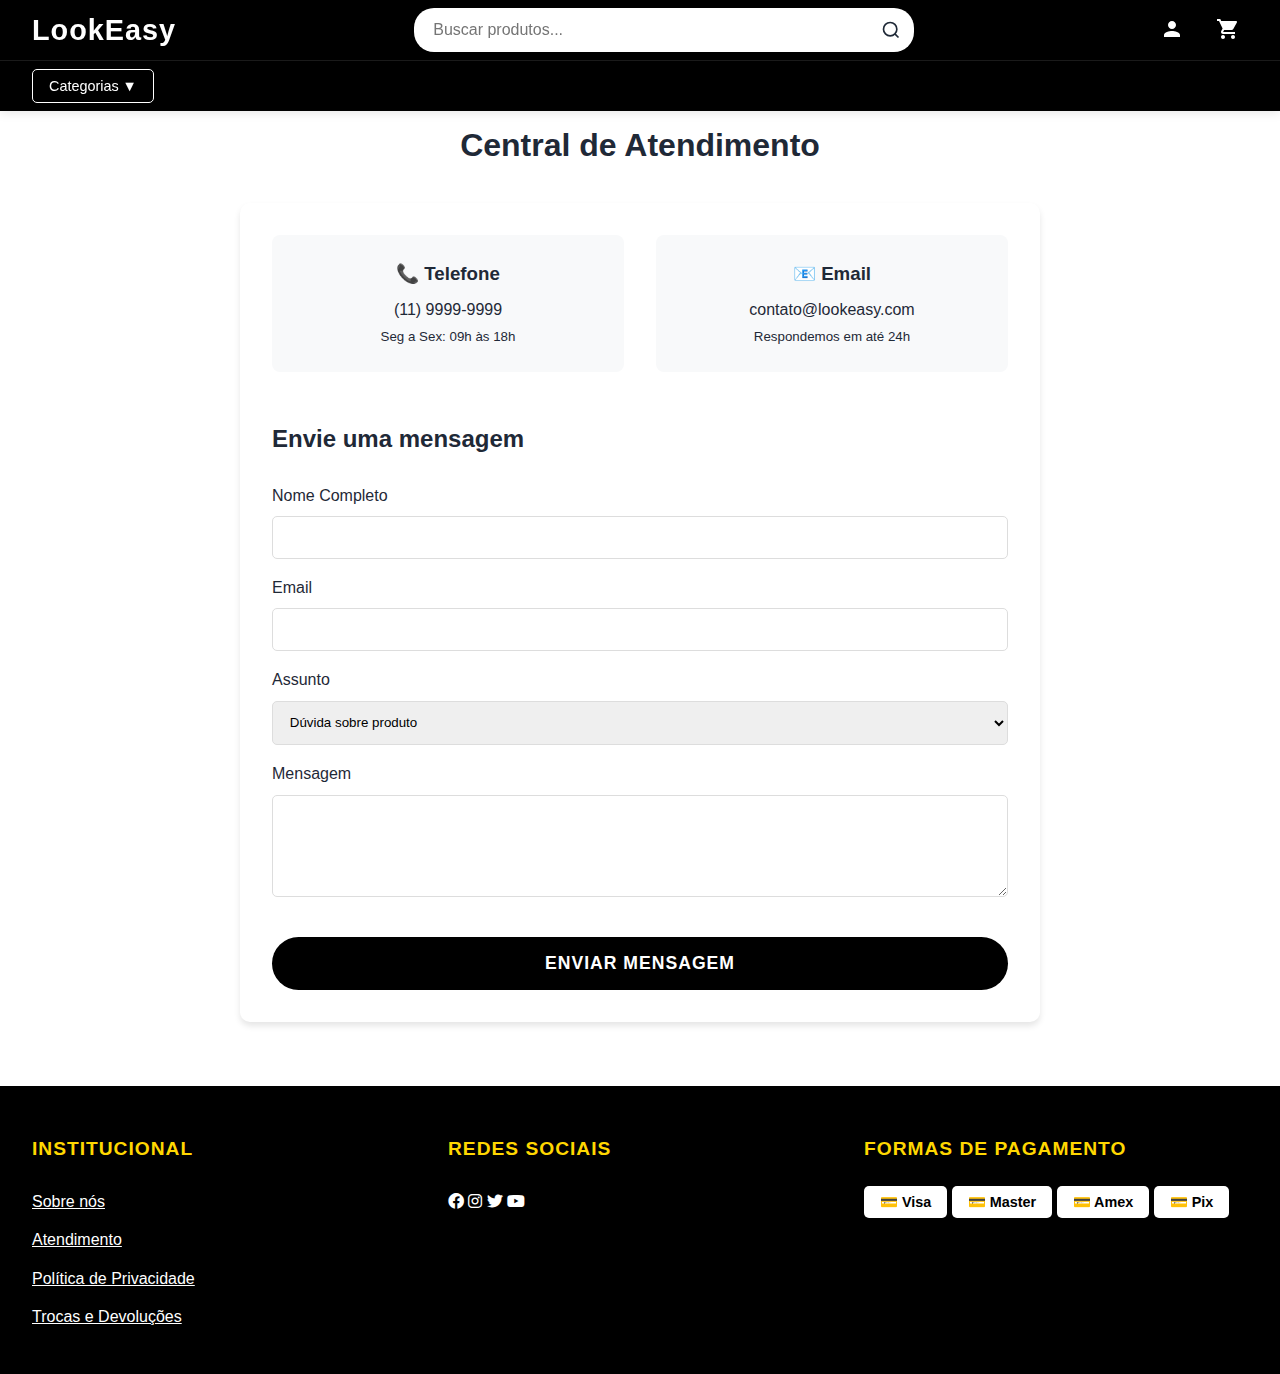
<file: Atendimento.html>
<!DOCTYPE html>
<html lang="pt-BR">

<head>
    <meta charset="UTF-8">
    <meta name="viewport" content="width=device-width, initial-scale=1.0">
    <title>Atendimento - LookEasy</title>
    <link rel="stylesheet" href="style.css">
    <link rel="stylesheet" href="https://cdnjs.cloudflare.com/ajax/libs/font-awesome/6.0.0/css/all.min.css">
</head>

<body>
    <!-- Header Principal -->
    <header class="main-header">
        <div class="header-container">
            <div class="logo">
                <a href="index.html" style="text-decoration: none; color: inherit;">
                    <h1>LookEasy</h1>
                </a>
            </div>

            <div class="search-bar">
                <input type="text" placeholder="Buscar produtos...">
                <button class="search-btn">
                    <svg width="20" height="20" viewBox="0 0 24 24" fill="none" stroke="currentColor" stroke-width="2">
                        <circle cx="11" cy="11" r="8"></circle>
                        <path d="m21 21-4.35-4.35"></path>
                    </svg>
                </button>
            </div>

            <div class="header-icons">
                <div class="profile-container">
                    <button class="icon-btn profile-btn" title="Perfil" onclick="toggleProfileMenu()">
                        <svg width="24" height="24" viewBox="0 0 24 24" fill="currentColor">
                            <path
                                d="M12 12c2.21 0 4-1.79 4-4s-1.79-4-4-4-4 1.79-4 4 1.79 4 4 4zm0 2c-2.67 0-8 1.34-8 4v2h16v-2c0-2.66-5.33-4-8-4z" />
                        </svg>
                    </button>
                    <div class="profile-dropdown" id="profileDropdown">
                        <!-- Content will be populated dynamically -->
                    </div>
                </div>
                <button class="icon-btn" title="Carrinho" onclick="openCart()">
                    <div class="cart-icon-wrapper">
                        <svg width="24" height="24" viewBox="0 0 24 24" fill="currentColor">
                            <path
                                d="M7 18c-1.1 0-1.99.9-1.99 2S5.9 22 7 22s2-.9 2-2-.9-2-2-2zM1 2v2h2l3.6 7.59-1.35 2.45c-.16.28-.25.61-.25.96 0 1.1.9 2 2 2h12v-2H7.42c-.14 0-.25-.11-.25-.25l.03-.12.9-1.63h7.45c.75 0 1.41-.41 1.75-1.03l3.58-6.49c.08-.14.12-.31.12-.48 0-.55-.45-1-1-1H5.21l-.94-2H1zm16 16c-1.1 0-1.99.9-1.99 2s.89 2 1.99 2 2-.9 2-2-.9-2-2-2z" />
                        </svg>
                        <span id="cartCount" class="cart-count" style="display: none;">0</span>
                    </div>
                </button>
            </div>
        </div>

        <!-- Sub-header com Categorias -->
        <div class="sub-header">
            <div class="dropdown">
                <button class="dropdown-btn" onclick="toggleDropdown()">
                    Categorias ▼
                </button>
                <div class="dropdown-content" id="categoryDropdown">
                    <a href="feminino.html">Feminino</a>
                    <a href="masculino.html">Masculino</a>
                    <a href="acessorios.html">Acessórios</a>
                    <a href="outros.html">Outros</a>
                </div>
            </div>
        </div>
    </header>

    <!-- Conteúdo Principal -->
    <main class="main-content" style="margin-top: 120px; min-height: 60vh;">
        <div class="container" style="max-width: 800px; margin: 0 auto;">
            <h1 style="margin-bottom: 2rem; text-align: center;">Central de Atendimento</h1>

            <div style="background: white; padding: 2rem; border-radius: 10px; box-shadow: 0 4px 6px rgba(0,0,0,0.1);">
                <div style="display: grid; grid-template-columns: 1fr 1fr; gap: 2rem; margin-bottom: 3rem;">
                    <div style="text-align: center; padding: 1.5rem; background: #f8f9fa; border-radius: 8px;">
                        <h3 style="margin-bottom: 0.5rem;">📞 Telefone</h3>
                        <p>(11) 9999-9999</p>
                        <small>Seg a Sex: 09h às 18h</small>
                    </div>
                    <div style="text-align: center; padding: 1.5rem; background: #f8f9fa; border-radius: 8px;">
                        <h3 style="margin-bottom: 0.5rem;">📧 Email</h3>
                        <p>contato@lookeasy.com</p>
                        <small>Respondemos em até 24h</small>
                    </div>
                </div>

                <h2 style="margin-bottom: 1.5rem;">Envie uma mensagem</h2>
                <form onsubmit="event.preventDefault(); alert('Mensagem enviada com sucesso!'); this.reset();"
                    style="display: flex; flex-direction: column; gap: 1rem;">
                    <div>
                        <label style="display: block; margin-bottom: 0.5rem; font-weight: 500;">Nome Completo</label>
                        <input type="text" required
                            style="width: 100%; padding: 0.8rem; border: 1px solid #ddd; border-radius: 5px;">
                    </div>
                    <div>
                        <label style="display: block; margin-bottom: 0.5rem; font-weight: 500;">Email</label>
                        <input type="email" required
                            style="width: 100%; padding: 0.8rem; border: 1px solid #ddd; border-radius: 5px;">
                    </div>
                    <div>
                        <label style="display: block; margin-bottom: 0.5rem; font-weight: 500;">Assunto</label>
                        <select style="width: 100%; padding: 0.8rem; border: 1px solid #ddd; border-radius: 5px;">
                            <option>Dúvida sobre produto</option>
                            <option>Status do pedido</option>
                            <option>Troca ou devolução</option>
                            <option>Outros</option>
                        </select>
                    </div>
                    <div>
                        <label style="display: block; margin-bottom: 0.5rem; font-weight: 500;">Mensagem</label>
                        <textarea rows="5" required
                            style="width: 100%; padding: 0.8rem; border: 1px solid #ddd; border-radius: 5px;"></textarea>
                    </div>
                    <button type="submit" class="cta-button" style="width: 100%; margin-top: 1rem;">Enviar
                        Mensagem</button>
                </form>
            </div>
        </div>
    </main>

    <footer class="main-footer">
        <div class="footer-content">
            <div class="footer-section">
                <h3>Institucional</h3>
                <ul>
                    <li><a href="SobreNos.html">Sobre nós</a></li>
                    <li><a href="Atendimento.html">Atendimento</a></li>
                    <li><a href="PoliticaDePrivacidade.html">Política de Privacidade</a></li>
                    <li><a href="TrocasEDevolucoes.html">Trocas e Devoluções</a></li>
                </ul>
            </div>

            <div class="footer-section">
                <h3>Redes Sociais</h3>
                <div class="social-icons">
                    <a href="https://www.facebook.com" target="_blank" title="Facebook"><i
                            class="fab fa-facebook"></i></a>
                    <a href="https://www.instagram.com" target="_blank" title="Instagram"><i
                            class="fab fa-instagram"></i></a>
                    <a href="https://twitter.com" target="_blank" title="Twitter"><i class="fab fa-twitter"></i></a>
                    <a href="https://www.youtube.com" target="_blank" title="YouTube"><i class="fab fa-youtube"></i></a>
                </div>
            </div>

            <div class="footer-section">
                <h3>Formas de Pagamento</h3>
                <div class="payment-icons">
                    <span class="payment-icon">💳 Visa</span>
                    <span class="payment-icon">💳 Master</span>
                    <span class="payment-icon">💳 Amex</span>
                    <span class="payment-icon">💳 Pix</span>
                </div>
            </div>
        </div>
    </footer>

    <!-- Modal do Carrinho -->
    <div id="cartModal" class="cart-modal">
        <div class="cart-overlay" onclick="closeCart()"></div>
        <div class="cart-content">
            <div class="cart-header">
                <h2>Meu Carrinho</h2>
                <button class="cart-close-btn" onclick="closeCart()">
                    <svg width="24" height="24" viewBox="0 0 24 24" fill="currentColor">
                        <path
                            d="M19 6.41L17.59 5 12 10.59 6.41 5 5 6.41 10.59 12 5 17.59 6.41 19 12 13.41 17.59 19 19 17.59 13.41 12z" />
                    </svg>
                </button>
            </div>

            <div class="cart-body">
                <div id="cartItems" class="cart-items"></div>
                <div id="cartEmpty" class="cart-empty" style="display: none;">
                    <svg width="64" height="64" viewBox="0 0 24 24" fill="currentColor" style="opacity: 0.3;">
                        <path
                            d="M7 18c-1.1 0-1.99.9-1.99 2S5.9 22 7 22s2-.9 2-2-.9-2-2-2zM1 2v2h2l3.6 7.59-1.35 2.45c-.16.28-.25.61-.25.96 0 1.1.9 2 2 2h12v-2H7.42c-.14 0-.25-.11-.25-.25l.03-.12.9-1.63h7.45c.75 0 1.41-.41 1.75-1.03l3.58-6.49c.08-.14.12-.31.12-.48 0-.55-.45-1-1-1H5.21l-.94-2H1zm16 16c-1.1 0-1.99.9-1.99 2s.89 2 1.99 2 2-.9 2-2-.9-2-2-2z" />
                    </svg>
                    <p>Seu carrinho está vazio</p>
                    <button class="continue-shopping-btn" onclick="closeCart()">Continuar Comprando</button>
                </div>
            </div>

            <div class="cart-footer">
                <div class="cart-total">
                    <span>Total:</span>
                    <span id="cartTotal">R$ 0,00</span>
                </div>
                <div class="cart-actions">
                    <button class="clear-cart-btn" onclick="clearCart()">Limpar Carrinho</button>
                    <button class="checkout-btn" onclick="checkout()">Finalizar Compra</button>
                </div>
            </div>
        </div>
    </div>

    <script src="js/database.js"></script>
    <script src="js/auth.js"></script>
    <script src="script.js"></script>
</body>

</html>
</file>
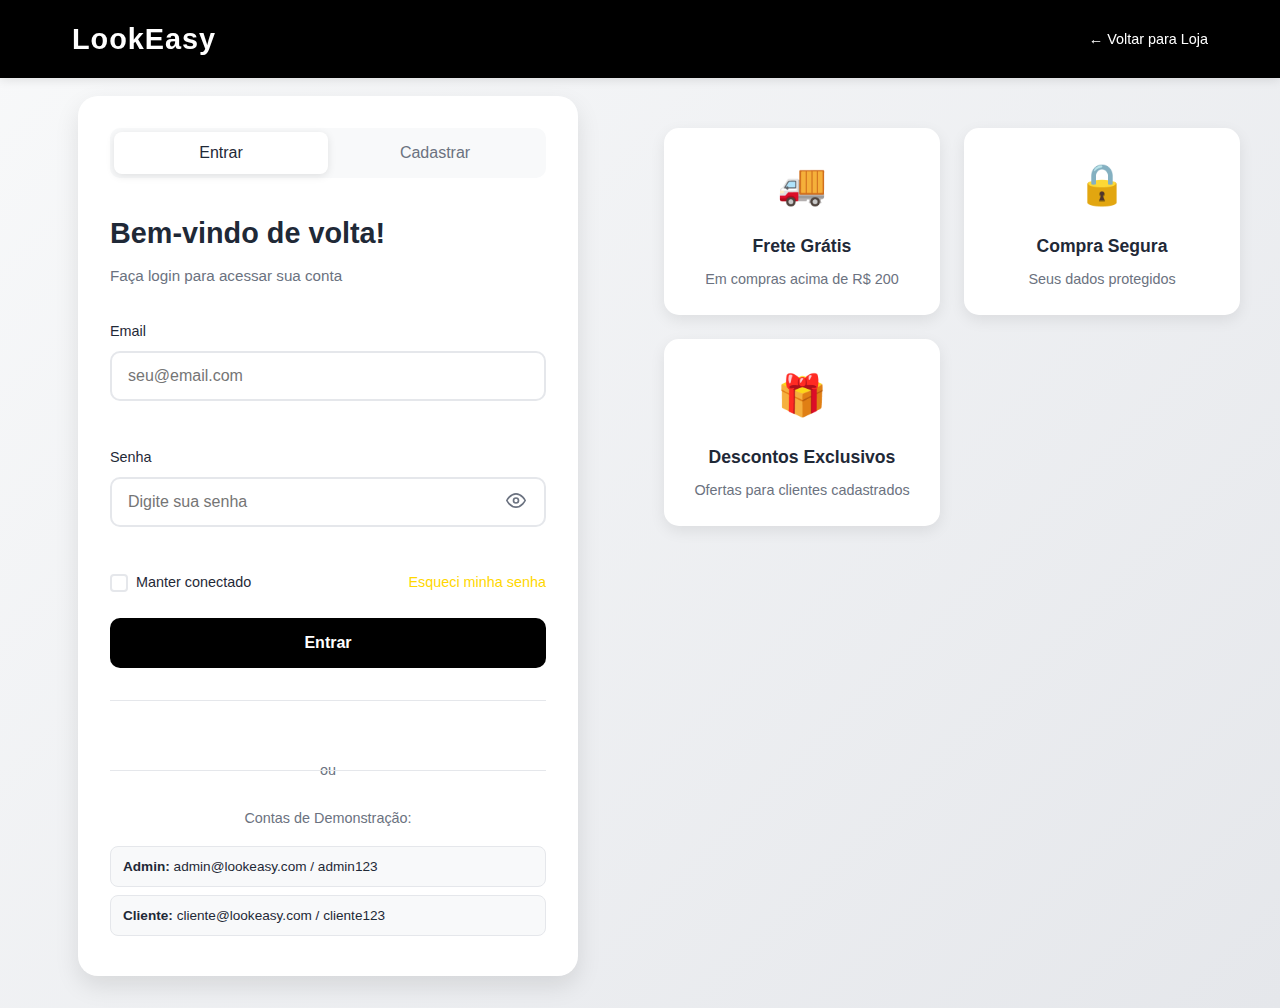
<file: login.html>
<!DOCTYPE html>
<html lang="pt-BR">
<head>
    <meta charset="UTF-8">
    <meta name="viewport" content="width=device-width, initial-scale=1.0">
    <title>Login - LookEasy</title>
    <link rel="stylesheet" href="css/auth.css">
    <link rel="stylesheet" href="style.css">
</head>
<body>
    <!-- Header Simplificado -->
    <header class="auth-header">
        <div class="auth-header-container">
            <div class="logo">
                <h1>LookEasy</h1>
            </div>
            <div class="auth-nav">
                <a href="index.html" class="back-to-home">← Voltar para Loja</a>
            </div>
        </div>
    </header>

    <!-- Conteúdo Principal -->
    <main class="auth-main">
        <div class="auth-container">
            <div class="auth-card">
                <!-- Tabs de Navegação -->
                <div class="auth-tabs">
                    <button class="tab-btn active" data-tab="login">Entrar</button>
                    <button class="tab-btn" data-tab="register">Cadastrar</button>
                </div>

                <!-- Formulário de Login -->
                <form id="loginForm" class="auth-form active">
                    <h2>Bem-vindo de volta!</h2>
                    <p class="auth-subtitle">Faça login para acessar sua conta</p>

                    <div class="form-group">
                        <label for="loginEmail">Email</label>
                        <input 
                            type="email" 
                            id="loginEmail" 
                            name="email" 
                            placeholder="seu@email.com"
                            required
                        >
                        <span class="error-message"></span>
                    </div>

                    <div class="form-group">
                        <label for="loginSenha">Senha</label>
                        <div class="password-input">
                            <input 
                                type="password" 
                                id="loginSenha" 
                                name="senha" 
                                placeholder="Digite sua senha"
                                required
                            >
                            <button type="button" class="toggle-password">
                                <svg width="20" height="20" viewBox="0 0 24 24" fill="none" stroke="currentColor" stroke-width="2">
                                    <path d="M1 12s4-8 11-8 11 8 11 8-4 8-11 8-11-8-11-8z"></path>
                                    <circle cx="12" cy="12" r="3"></circle>
                                </svg>
                            </button>
                        </div>
                        <span class="error-message"></span>
                    </div>

                    <div class="form-options">
                        <label class="checkbox-label">
                            <input type="checkbox" id="manterConectado">
                            <span class="checkmark"></span>
                            Manter conectado
                        </label>
                        <a href="#" class="forgot-password">Esqueci minha senha</a>
                    </div>

                    <button type="submit" class="auth-btn primary">
                        <span class="btn-text">Entrar</span>
                        <span class="btn-loader" style="display: none;">Entrando...</span>
                    </button>
                </form>

                <!-- Formulário de Registro -->
                <form id="registerForm" class="auth-form">
                    <h2>Crie sua conta</h2>
                    <p class="auth-subtitle">Cadastre-se para comprar com rapidez e segurança</p>

                    <div class="form-group">
                        <label for="registerNome">Nome Completo</label>
                        <input 
                            type="text" 
                            id="registerNome" 
                            name="nome" 
                            placeholder="Seu nome completo"
                            required
                        >
                        <span class="error-message"></span>
                    </div>

                    <div class="form-group">
                        <label for="registerEmail">Email</label>
                        <input 
                            type="email" 
                            id="registerEmail" 
                            name="email" 
                            placeholder="seu@email.com"
                            required
                        >
                        <span class="error-message"></span>
                    </div>

                    <div class="form-group">
                        <label for="registerSenha">Senha</label>
                        <div class="password-input">
                            <input 
                                type="password" 
                                id="registerSenha" 
                                name="senha" 
                                placeholder="Mínimo 6 caracteres"
                                required
                            >
                            <button type="button" class="toggle-password">
                                <svg width="20" height="20" viewBox="0 0 24 24" fill="none" stroke="currentColor" stroke-width="2">
                                    <path d="M1 12s4-8 11-8 11 8 11 8-4 8-11 8-11-8-11-8z"></path>
                                    <circle cx="12" cy="12" r="3"></circle>
                                </svg>
                            </button>
                        </div>
                        <span class="error-message"></span>
                    </div>

                    <div class="form-group">
                        <label for="confirmarSenha">Confirmar Senha</label>
                        <div class="password-input">
                            <input 
                                type="password" 
                                id="confirmarSenha" 
                                name="confirmarSenha" 
                                placeholder="Confirme sua senha"
                                required
                            >
                            <button type="button" class="toggle-password">
                                <svg width="20" height="20" viewBox="0 0 24 24" fill="none" stroke="currentColor" stroke-width="2">
                                    <path d="M1 12s4-8 11-8 11 8 11 8-4 8-11 8-11-8-11-8z"></path>
                                    <circle cx="12" cy="12" r="3"></circle>
                                </svg>
                            </button>
                        </div>
                        <span class="error-message"></span>
                    </div>

                    <div class="form-group">
                        <label class="checkbox-label">
                            <input type="checkbox" id="termos" required>
                            <span class="checkmark"></span>
                            Li e aceito os <a href="#" class="terms-link">Termos de Uso</a> e <a href="#" class="privacy-link">Política de Privacidade</a>
                        </label>
                        <span class="error-message"></span>
                    </div>

                    <button type="submit" class="auth-btn primary">
                        <span class="btn-text">Cadastrar</span>
                        <span class="btn-loader" style="display: none;">Cadastrando...</span>
                    </button>
                </form>

                <!-- Links Rápidos -->
                <div class="quick-links">
                    <div class="divider">
                        <span>ou</span>
                    </div>
                    <div class="demo-accounts">
                        <p class="demo-title">Contas de Demonstração:</p>
                        <button type="button" class="demo-btn" onclick="fillDemoData('admin')">
                            <strong>Admin:</strong> admin@lookeasy.com / admin123
                        </button>
                        <button type="button" class="demo-btn" onclick="fillDemoData('cliente')">
                            <strong>Cliente:</strong> cliente@lookeasy.com / cliente123
                        </button>
                    </div>
                </div>
            </div>

            <!-- Informações Adicionais -->
            <div class="auth-info">
                <div class="benefit-card">
                    <div class="benefit-icon">🚚</div>
                    <h3>Frete Grátis</h3>
                    <p>Em compras acima de R$ 200</p>
                </div>
                <div class="benefit-card">
                    <div class="benefit-icon">🔒</div>
                    <h3>Compra Segura</h3>
                    <p>Seus dados protegidos</p>
                </div>
                <div class="benefit-card">
                    <div class="benefit-icon">🎁</div>
                    <h3>Descontos Exclusivos</h3>
                    <p>Ofertas para clientes cadastrados</p>
                </div>
            </div>
        </div>
    </main>

    <!-- Modal de Recuperação de Senha -->
    <div id="resetModal" class="modal">
        <div class="modal-content">
            <div class="modal-header">
                <h3>Recuperar Senha</h3>
                <button class="modal-close">&times;</button>
            </div>
            <form id="resetForm">
                <p>Digite seu email para receber as instruções de recuperação:</p>
                <div class="form-group">
                    <label for="resetEmail">Email</label>
                    <input 
                        type="email" 
                        id="resetEmail" 
                        placeholder="seu@email.com"
                        required
                    >
                    <span class="error-message"></span>
                </div>
                <button type="submit" class="auth-btn primary">Enviar Email</button>
            </form>
        </div>
    </div>

    <!-- Scripts -->
    <script src="js/database.js"></script>
    <script src="js/auth.js"></script>
    <script src="js/auth-page.js"></script>
</body>
</html>
</file>
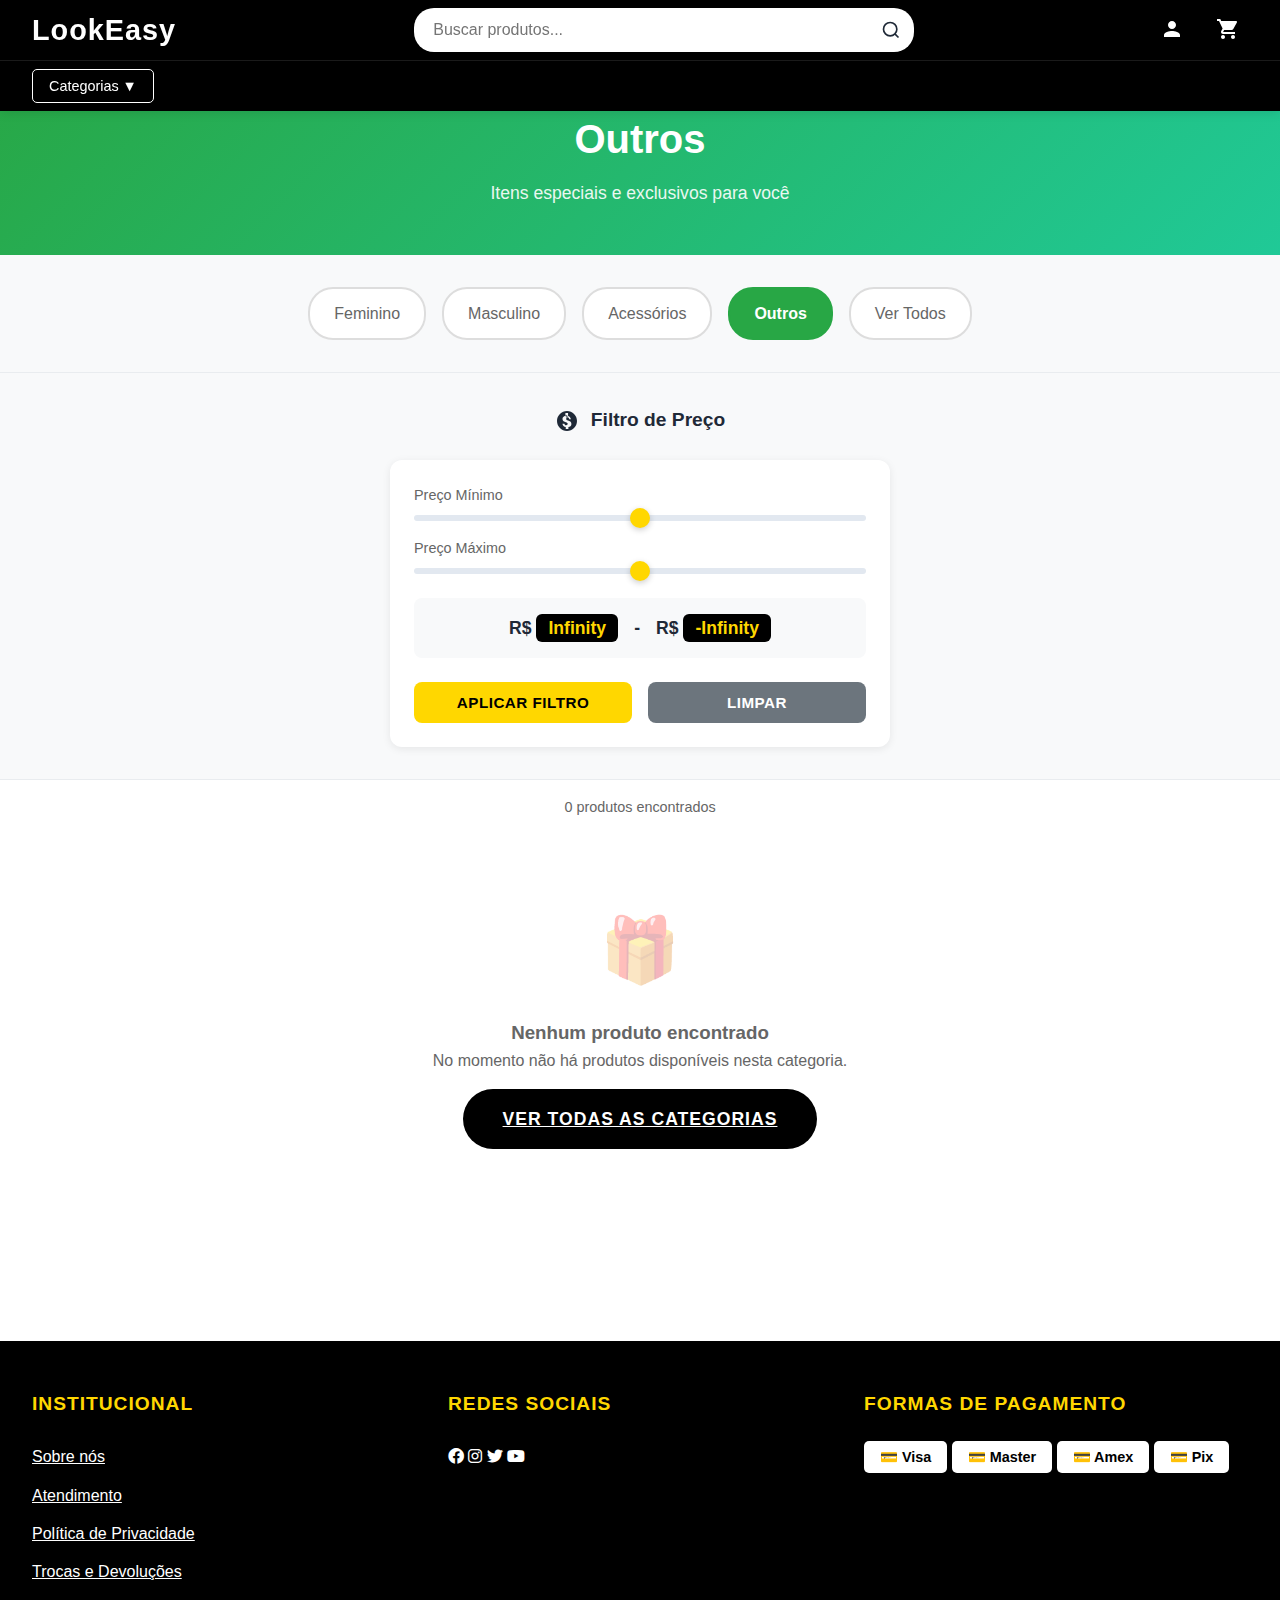
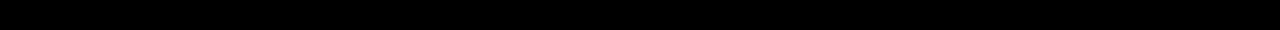
<file: outros.html>
<!DOCTYPE html>
<html lang="pt-BR">

<head>
    <meta charset="UTF-8">
    <meta name="viewport" content="width=device-width, initial-scale=1.0">
    <title>Outros - LookEasy Moda Online</title>
    <link rel="stylesheet" href="style.css">
    <link rel="stylesheet" href="https://cdnjs.cloudflare.com/ajax/libs/font-awesome/6.0.0/css/all.min.css">
    <style>
        /* Estilos específicos para página de categoria */
        .breadcrumb {
            padding: 1rem 0;
            background: #f8f9fa;
            border-bottom: 1px solid #e9ecef;
        }

        .breadcrumb-container {
            max-width: 1200px;
            margin: 0 auto;
            padding: 0 2rem;
        }

        .breadcrumb-item {
            display: inline-block;
            color: #666;
            text-decoration: none;
            font-size: 0.9rem;
        }

        .breadcrumb-item:hover {
            color: #000;
        }

        .breadcrumb-separator {
            margin: 0 0.5rem;
            color: #999;
        }

        .category-header {
            text-align: center;
            padding: 3rem 0;
            background: linear-gradient(135deg, #28a745, #20c997);
            color: #fff;
        }

        .category-title {
            font-size: 2.5rem;
            font-weight: bold;
            margin-bottom: 0.5rem;
        }

        .category-subtitle {
            font-size: 1.1rem;
            opacity: 0.9;
        }

        .category-pills {
            display: flex;
            justify-content: center;
            gap: 1rem;
            padding: 2rem 0;
            background: #f8f9fa;
            border-bottom: 1px solid #e9ecef;
        }

        .category-pill {
            padding: 0.75rem 1.5rem;
            border: 2px solid #ddd;
            background: white;
            color: #666;
            text-decoration: none;
            border-radius: 25px;
            font-weight: 500;
            transition: all 0.3s ease;
        }

        .category-pill:hover {
            border-color: #28a745;
            color: #000;
            background: #F0FFF4;
        }

        .category-pill.active {
            background: #28a745;
            border-color: #28a745;
            color: #fff;
            font-weight: bold;
        }

        .products-count {
            text-align: center;
            padding: 1rem 0;
            color: #666;
            font-size: 0.9rem;
        }

        .no-products {
            text-align: center;
            padding: 4rem 2rem;
            color: #666;
        }

        .no-products-icon {
            font-size: 4rem;
            margin-bottom: 1rem;
            opacity: 0.3;
        }
    </style>
</head>

<body>
    <!-- Header Principal -->
    <header class="main-header">
        <div class="header-container">
            <div class="logo">
                <a href="index.html" style="text-decoration: none; color: inherit;">
                    <h1>LookEasy</h1>
                </a>
            </div>

            <div class="search-bar">
                <input type="text" placeholder="Buscar produtos..." id="searchInput">
                <button class="search-btn" onclick="performCategorySearch()">
                    <svg width="20" height="20" viewBox="0 0 24 24" fill="none" stroke="currentColor" stroke-width="2">
                        <circle cx="11" cy="11" r="8"></circle>
                        <path d="m21 21-4.35-4.35"></path>
                    </svg>
                </button>
            </div>

            <div class="header-icons">
                <div class="profile-container">
                    <button class="icon-btn profile-btn" title="Perfil" onclick="toggleProfileMenu()">
                        <svg width="24" height="24" viewBox="0 0 24 24" fill="currentColor">
                            <path
                                d="M12 12c2.21 0 4-1.79 4-4s-1.79-4-4-4-4 1.79-4 4 1.79 4 4 4zm0 2c-2.67 0-8 1.34-8 4v2h16v-2c0-2.66-5.33-4-8-4z" />
                        </svg>
                    </button>
                    <div class="profile-dropdown" id="profileDropdown">
                        <!-- Content will be populated dynamically -->
                    </div>
                </div>
                <button class="icon-btn" title="Carrinho" onclick="openCart()">
                    <div class="cart-icon-wrapper">
                        <svg width="24" height="24" viewBox="0 0 24 24" fill="currentColor">
                            <path
                                d="M7 18c-1.1 0-1.99.9-1.99 2S5.9 22 7 22s2-.9 2-2-.9-2-2-2zM1 2v2h2l3.6 7.59-1.35 2.45c-.16.28-.25.61-.25.96 0 1.1.9 2 2 2h12v-2H7.42c-.14 0-.25-.11-.25-.25l.03-.12.9-1.63h7.45c.75 0 1.41-.41 1.75-1.03l3.58-6.49c.08-.14.12-.31.12-.48 0-.55-.45-1-1-1H5.21l-.94-2H1zm16 16c-1.1 0-1.99.9-1.99 2s.89 2 1.99 2 2-.9 2-2-.9-2-2-2z" />
                        </svg>
                        <span id="cartCount" class="cart-count" style="display: none;">0</span>
                    </div>
                </button>
            </div>
        </div>

        <!-- Sub-header com Categorias -->
        <div class="sub-header">
            <div class="dropdown">
                <button class="dropdown-btn" onclick="toggleDropdown()">
                    Categorias ▼
                </button>
                <div class="dropdown-content" id="categoryDropdown">
                    <a href="feminino.html">Feminino</a>
                    <a href="masculino.html">Masculino</a>
                    <a href="acessorios.html">Acessórios</a>
                    <a href="outros.html" class="active">Outros</a>
                </div>
            </div>
        </div>
    </header>

    <!-- Breadcrumb -->
    <nav class="breadcrumb">
        <div class="breadcrumb-container">
            <a href="index.html" class="breadcrumb-item">Home</a>
            <span class="breadcrumb-separator">›</span>
            <span class="breadcrumb-item">Outros</span>
        </div>
    </nav>

    <!-- Header da Categoria -->
    <section class="category-header">
        <div class="category-content">
            <h1 class="category-title">Outros</h1>
            <p class="category-subtitle">Itens especiais e exclusivos para você</p>
        </div>
    </section>

    <!-- Menu de Categorias Rápido -->
    <section class="category-pills">
        <a href="feminino.html" class="category-pill">Feminino</a>
        <a href="masculino.html" class="category-pill">Masculino</a>
        <a href="acessorios.html" class="category-pill">Acessórios</a>
        <a href="outros.html" class="category-pill active">Outros</a>
        <a href="index.html" class="category-pill">Ver Todos</a>
    </section>

    <!-- Filtro de Preço -->
    <section class="price-filter-section" id="priceFilterSection">
        <div class="price-filter-container">
            <div class="filter-header">
                <!-- Ícone estilizado de filtro de preço -->
                <svg class="price-filter-icon" viewBox="0 0 24 24" fill="currentColor">
                    <path
                        d="M12 2C6.48 2 2 6.48 2 12s4.48 10 10 10 10-4.48 10-10S17.52 2 12 2zm1.41 16.09V20h-2.67v-1.93c-1.71-.36-3.16-1.46-3.27-3.4h1.96c.1.81.45 1.61 1.67 1.61 1.16 0 1.6-.64 1.6-1.46 0-.84-.68-1.22-1.88-1.62-1.54-.52-3.34-1.17-3.34-3.26 0-1.65 1.16-2.83 2.92-3.21V4h2.67v2.95c1.86.45 2.79 1.86 2.85 3.39H14.3c-.05-1.11-.64-1.63-1.63-1.63-1.01 0-1.46.54-1.46 1.34 0 .74.58 1.13 1.84 1.54 1.57.49 3.38 1.24 3.38 3.33 0 1.87-1.41 2.93-3.02 3.17z" />
                    <path d="M7 10h2l-2 4H7l2-4m7-4h-2l2 4h2l-2-4m-4 0h-2l2 4h2l-2-4" opacity="0.6" />
                </svg>
                <h3>Filtro de Preço</h3>
            </div>
            <div class="price-range-container">
                <div class="range-inputs">
                    <div class="range-wrapper">
                        <label class="range-label">Preço Mínimo</label>
                        <input type="range" id="minPrice" class="range-slider" min="0" max="500" step="10" value="0">
                    </div>
                    <div class="range-wrapper">
                        <label class="range-label">Preço Máximo</label>
                        <input type="range" id="maxPrice" class="range-slider" min="0" max="500" step="10" value="500">
                    </div>
                </div>
                <div class="price-display">
                    <span>R$ <span id="minPriceValue" class="price-value">0</span></span>
                    <span>-</span>
                    <span>R$ <span id="maxPriceValue" class="price-value">500</span></span>
                </div>
                <div class="filter-actions">
                    <button class="apply-filter-btn" onclick="applyPriceFilter()">Aplicar Filtro</button>
                    <button class="clear-filter-btn" onclick="clearPriceFilter()">Limpar</button>
                </div>
            </div>
        </div>
    </section>

    <!-- Contador de Produtos -->
    <div class="products-count" id="productsCount">
        Carregando produtos...
    </div>

    <!-- Conteúdo Principal -->
    <main class="main-content">
        <section class="products-section">
            <div class="products-grid" id="productsGrid">
                <!-- Produtos serão carregados dinamicamente -->
            </div>

            <div class="no-products" id="noProducts" style="display: none;">
                <div class="no-products-icon">🎁</div>
                <h3>Nenhum produto encontrado</h3>
                <p>No momento não há produtos disponíveis nesta categoria.</p>
                <a href="index.html" class="cta-button" style="margin-top: 1rem; display: inline-block;">Ver Todas as
                    Categorias</a>
            </div>
        </section>
    </main>

    <footer class="main-footer">
        <div class="footer-content">
            <div class="footer-section">
                <h3>Institucional</h3>
                <ul>
                    <li><a href="SobreNos.html">Sobre nós</a></li>
                    <li><a href="Atendimento.html">Atendimento</a></li>
                    <li><a href="PoliticaDePrivacidade.html">Política de Privacidade</a></li>
                    <li><a href="TrocasEDevolucoes.html">Trocas e Devoluções</a></li>
                </ul>
            </div>

            <div class="footer-section">
                <h3>Redes Sociais</h3>
                <div class="social-icons">
                    <a href="https://www.facebook.com" target="_blank" title="Facebook"><i
                            class="fab fa-facebook"></i></a>
                    <a href="https://www.instagram.com" target="_blank" title="Instagram"><i
                            class="fab fa-instagram"></i></a>
                    <a href="https://twitter.com" target="_blank" title="Twitter"><i class="fab fa-twitter"></i></a>
                    <a href="https://www.youtube.com" target="_blank" title="YouTube"><i class="fab fa-youtube"></i></a>
                </div>
            </div>

            <div class="footer-section">
                <h3>Formas de Pagamento</h3>
                <div class="payment-icons">
                    <span class="payment-icon">💳 Visa</span>
                    <span class="payment-icon">💳 Master</span>
                    <span class="payment-icon">💳 Amex</span>
                    <span class="payment-icon">💳 Pix</span>
                </div>
            </div>
        </div>
    </footer>

    <!-- Modal do Carrinho -->
    <div id="cartModal" class="cart-modal">
        <div class="cart-overlay" onclick="closeCart()"></div>
        <div class="cart-content">
            <div class="cart-header">
                <h2>Meu Carrinho</h2>
                <button class="cart-close-btn" onclick="closeCart()">
                    <svg width="24" height="24" viewBox="0 0 24 24" fill="currentColor">
                        <path
                            d="M19 6.41L17.59 5 12 10.59 6.41 5 5 6.41 10.59 12 5 17.59 6.41 19 12 13.41 17.59 19 19 17.59 13.41 12z" />
                    </svg>
                </button>
            </div>

            <div class="cart-body">
                <div id="cartItems" class="cart-items">
                    <!-- Itens do carrinho serão inseridos aqui dinamicamente -->
                </div>

                <div id="cartEmpty" class="cart-empty" style="display: none;">
                    <svg width="64" height="64" viewBox="0 0 24 24" fill="currentColor" style="opacity: 0.3;">
                        <path
                            d="M7 18c-1.1 0-1.99.9-1.99 2S5.9 22 7 22s2-.9 2-2-.9-2-2-2zM1 2v2h2l3.6 7.59-1.35 2.45c-.16.28-.25.61-.25.96 0 1.1.9 2 2 2h12v-2H7.42c-.14 0-.25-.11-.25-.25l.03-.12.9-1.63h7.45c.75 0 1.41-.41 1.75-1.03l3.58-6.49c.08-.14.12-.31.12-.48 0-.55-.45-1-1-1H5.21l-.94-2H1zm16 16c-1.1 0-1.99.9-1.99 2s.89 2 1.99 2 2-.9 2-2-.9-2-2-2z" />
                    </svg>
                    <p>Seu carrinho está vazio</p>
                    <button class="continue-shopping-btn" onclick="closeCart()">Continuar Comprando</button>
                </div>
            </div>

            <div class="cart-footer">
                <div class="cart-total">
                    <span>Total:</span>
                    <span id="cartTotal">R$ 0,00</span>
                </div>
                <div class="cart-actions">
                    <button class="clear-cart-btn" onclick="clearCart()">Limpar Carrinho</button>
                    <button class="checkout-btn" onclick="checkout()">Finalizar Compra</button>
                </div>
            </div>
        </div>
    </div>

    <script src="js/database.js"></script>
    <script src="js/auth.js"></script>
    <script>
        // Variável global para produtos da categoria
        let categoryProducts = [];

        // Carregar produtos da categoria outros
        function loadCategoryProducts() {
            categoryProducts = db.getProductsByCategory('outros');
            renderProducts();
            updateProductsCount();
        }

        // Substitua a função renderProducts antiga nestes arquivos por esta:

        function renderProducts(productsToRender = categoryProducts) {
            const productsGrid = document.getElementById('productsGrid');
            const noProducts = document.getElementById('noProducts');

            if (productsToRender.length === 0) {
                productsGrid.style.display = 'none';
                noProducts.style.display = 'block';
                return;
            }

            productsGrid.style.display = 'grid';
            noProducts.style.display = 'none';

            productsGrid.innerHTML = productsToRender.map(product => {
                // === LÓGICA DE ESTOQUE ===
                let badgeHTML = '';
                let buttonHTML = '';
                let cardClass = 'product-card';
                let stockDisplay = '';

                // 1. Sem Estoque
                if (product.estoque <= 0) {
                    badgeHTML = '<span class="stock-badge out">Esgotado</span>';
                    cardClass += ' out-of-stock';
                    buttonHTML = `<button class="buy-btn" disabled style="background-color: #9CA3AF; cursor: not-allowed;">Indisponível</button>`;
                    stockDisplay = `<div style="margin-top: 8px; color: #EF4444; font-weight: 800; font-size: 0.9rem;">🚫 Sem estoque</div>`;

                    // 2. Pouco Estoque (Menos de 5)
                } else if (product.estoque <= 5) {
                    badgeHTML = '<span class="stock-badge low">Últimas Unidades</span>';
                    buttonHTML = `<button class="buy-btn" onclick="addToCart(${product.id}); event.stopPropagation();">Comprar</button>`;
                    stockDisplay = `<div style="margin-top: 8px; color: #d9534f; font-weight: bold; font-size: 0.9rem;">🔥 Restam apenas ${product.estoque}</div>`;

                    // 3. Estoque Normal
                } else {
                    buttonHTML = `<button class="buy-btn" onclick="addToCart(${product.id}); event.stopPropagation();">Comprar</button>`;
                    stockDisplay = `<div style="margin-top: 8px; color: #1F2937; font-weight: 600; font-size: 0.9rem;">📦 Estoque: ${product.estoque}</div>`;
                }

                return `
            <article class="${cardClass}" data-product-id="${product.id}">
                <div class="product-image">
                    ${badgeHTML}
                    <img src="${product.imagem}" alt="${product.nome}">
                </div>
                <div class="product-footer">
                    <div class="product-info">
                        <h3 class="product-name">${product.nome}</h3>
                        <p class="product-price">R$ ${product.preco.toFixed(2)}</p>
                        
                        ${stockDisplay}
                    </div>
                    ${buttonHTML}
                </div>
            </article>
        `;
            }).join('');

            // Mantém o clique no card para visualização (opcional)
            document.querySelectorAll('.product-card').forEach(card => {
                card.addEventListener('click', function (e) {
                    if (!e.target.classList.contains('buy-btn')) {
                        const productId = this.getAttribute('data-product-id');
                        const product = categoryProducts.find(p => p.id == productId);
                        if (product) {
                            console.log(`Visualizando: ${product.nome}`);
                        }
                    }
                });
            });
        }

        // Atualizar contador de produtos
        function updateProductsCount() {
            const count = categoryProducts.length;
            document.getElementById('productsCount').textContent =
                count === 1 ? '1 produto encontrado' : `${count} produtos encontrados`;
        }

        // Buscar produtos na categoria
        function performCategorySearch() {
            const searchTerm = document.getElementById('searchInput').value.trim().toLowerCase();

            if (!searchTerm) {
                renderProducts(categoryProducts);
                updateProductsCount();
                return;
            }

            const filteredProducts = categoryProducts.filter(product =>
                product.nome.toLowerCase().includes(searchTerm) ||
                product.descricao.toLowerCase().includes(searchTerm) ||
                product.cores.some(cor => cor.toLowerCase().includes(searchTerm))
            );

            renderProducts(filteredProducts);
            updateProductsCount();

            const count = filteredProducts.length;
            document.getElementById('productsCount').textContent =
                count === 0 ? 'Nenhum produto encontrado para sua busca' :
                    count === 1 ? '1 produto encontrado' : `${count} produtos encontrados`;
        }

        // Adicionar ao carrinho da página de categoria
        function addToCartFromCategory(productId) {
            const product = categoryProducts.find(p => p.id === productId);
            if (!product) {
                showNotification('Erro', 'Produto não encontrado!');
                return;
            }

            const result = db.addToCart(productId, 1);

            if (result.success) {
                const totalItems = db.getCartItemCount();
                showNotification('Carrinho', `${product.nome} adicionado! (${totalItems} itens)`);
                updateCartCount();

                // Feedback visual no botão
                event.target.textContent = 'Adicionado!';
                event.target.style.backgroundColor = '#4CAF50';
                setTimeout(() => {
                    event.target.textContent = 'Comprar';
                    event.target.style.backgroundColor = '';
                }, 2000);
            } else {
                showNotification('Erro', result.message);
            }
        }

        // Variáveis para controle do filtro de preço
        let currentPriceFilter = { min: 0, max: 500 };
        let currentSearchTerm = '';

        // Aplicar filtro de preço
        function applyPriceFilter() {
            const minPrice = parseFloat(document.getElementById('minPrice').value);
            const maxPrice = parseFloat(document.getElementById('maxPrice').value);

            currentPriceFilter = { min: minPrice, max: maxPrice };

            // Adicionar classe visual ativa
            document.getElementById('priceFilterSection').classList.add('active');

            // Aplicar filtros combinados
            applyAllFilters();
        }

        // Limpar filtro de preço
        function clearPriceFilter() {
            // Resetar sliders
            document.getElementById('minPrice').value = 0;
            document.getElementById('maxPrice').value = 500;
            document.getElementById('minPriceValue').textContent = '0';
            document.getElementById('maxPriceValue').textContent = '500';

            currentPriceFilter = { min: 0, max: 500 };

            // Remover classe visual ativa
            document.getElementById('priceFilterSection').classList.remove('active');

            // Aplicar filtros combinados
            applyAllFilters();
        }

        // Aplicar todos os filtros (busca + preço)
        function applyAllFilters() {
            let filteredProducts = categoryProducts;

            // Aplicar filtro de busca
            if (currentSearchTerm) {
                filteredProducts = filteredProducts.filter(product =>
                    product.nome.toLowerCase().includes(currentSearchTerm) ||
                    product.descricao.toLowerCase().includes(currentSearchTerm) ||
                    product.cores.some(cor => cor.toLowerCase().includes(currentSearchTerm))
                );
            }

            // Aplicar filtro de preço
            filteredProducts = filteredProducts.filter(product =>
                product.preco >= currentPriceFilter.min && product.preco <= currentPriceFilter.max
            );

            renderProducts(filteredProducts);
            updateFilteredCount(filteredProducts.length);
        }

        // Atualizar contador com informação do filtro
        function updateFilteredCount(count) {
            const totalCount = categoryProducts.length;
            const isFiltered = currentSearchTerm || (currentPriceFilter.min > 0 || currentPriceFilter.max < 500);

            if (isFiltered) {
                if (count === 0) {
                    document.getElementById('productsCount').textContent = 'Nenhum produto encontrado para os filtros aplicados';
                } else if (count === 1) {
                    document.getElementById('productsCount').textContent = '1 produto encontrado (filtrado)';
                } else {
                    document.getElementById('productsCount').textContent = `${count} produtos encontrados (filtrado de ${totalCount})`;
                }
            } else {
                document.getElementById('productsCount').textContent =
                    totalCount === 1 ? '1 produto encontrado' : `${totalCount} produtos encontrados`;
            }
        }

        // Buscar produtos na categoria (atualizado para integrar com filtro de preço)
        function performCategorySearch() {
            const searchTerm = document.getElementById('searchInput').value.trim().toLowerCase();
            currentSearchTerm = searchTerm;

            // Aplicar todos os filtros
            applyAllFilters();
        }

        // Inicializar controles do filtro de preço
        function initializePriceFilter() {
            const minPriceSlider = document.getElementById('minPrice');
            const maxPriceSlider = document.getElementById('maxPrice');
            const minPriceValue = document.getElementById('minPriceValue');
            const maxPriceValue = document.getElementById('maxPriceValue');

            // Calcular range dinâmico baseado nos produtos
            const prices = categoryProducts.map(p => p.preco);
            const minProductPrice = Math.floor(Math.min(...prices) / 10) * 10;
            const maxProductPrice = Math.ceil(Math.max(...prices) / 10) * 10;

            // Ajustar sliders para o range real dos produtos
            minPriceSlider.min = minProductPrice;
            minPriceSlider.max = maxProductPrice;
            minPriceSlider.value = minProductPrice;

            maxPriceSlider.min = minProductPrice;
            maxPriceSlider.max = maxProductPrice;
            maxPriceSlider.value = maxProductPrice;

            // Atualizar valores exibidos
            minPriceValue.textContent = minProductPrice;
            maxPriceValue.textContent = maxProductPrice;

            // Atualizar filtro atual
            currentPriceFilter = { min: minProductPrice, max: maxProductPrice };

            // Event listeners para atualizar valores em tempo real
            minPriceSlider.addEventListener('input', function () {
                const minVal = parseFloat(this.value);
                const maxVal = parseFloat(maxPriceSlider.value);

                // Garantir que min não seja maior que max
                if (minVal > maxVal) {
                    this.value = maxVal;
                    minPriceValue.textContent = maxVal;
                } else {
                    minPriceValue.textContent = minVal;
                }
            });

            maxPriceSlider.addEventListener('input', function () {
                const minVal = parseFloat(minPriceSlider.value);
                const maxVal = parseFloat(this.value);

                // Garantir que max não seja menor que min
                if (maxVal < minVal) {
                    this.value = minVal;
                    maxPriceValue.textContent = minVal;
                } else {
                    maxPriceValue.textContent = maxVal;
                }
            });
        }

        // Event listener para busca com Enter
        document.addEventListener('DOMContentLoaded', function () {
            const searchInput = document.getElementById('searchInput');
            searchInput.addEventListener('keypress', function (e) {
                if (e.key === 'Enter') {
                    performCategorySearch();
                }
            });

            // Limpar busca quando o input perder foco e estiver vazio
            searchInput.addEventListener('blur', function () {
                if (this.value.trim() === '') {
                    currentSearchTerm = '';
                    applyAllFilters();
                }
            });

            // Carregar produtos ao iniciar
            loadCategoryProducts();

            // Inicializar filtro de preço após carregar produtos
            setTimeout(() => {
                initializePriceFilter();
            }, 100);

            // Inicializar sistema de autenticação
            if (typeof auth !== 'undefined') {
                auth.init();
            }
        });
    </script>
    <script src="script.js"></script>
</body>

</html>
</file>
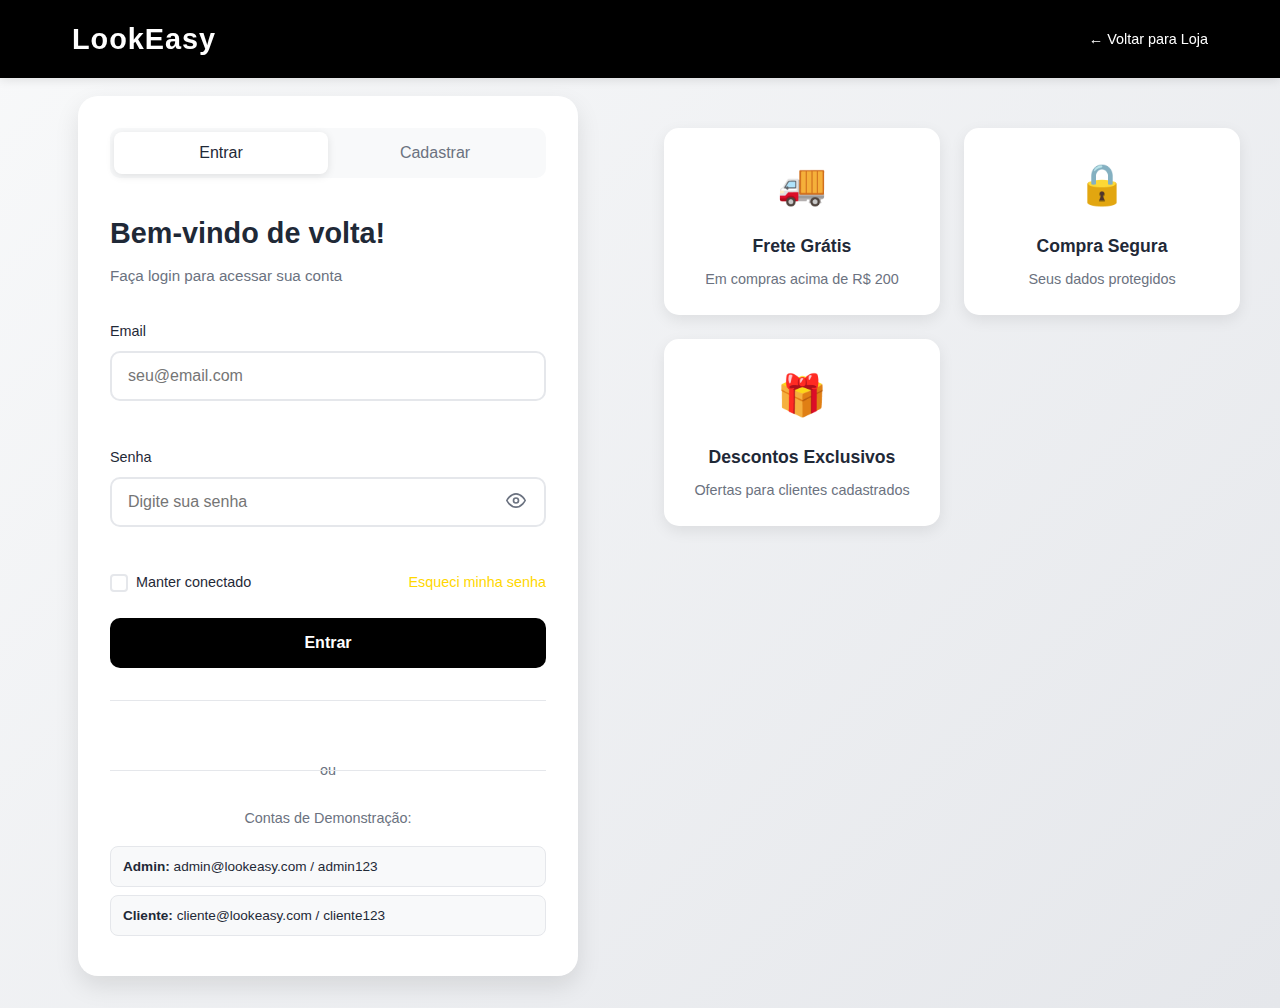
<file: pedidos.html>
<!DOCTYPE html>
<html lang="pt-BR">

<head>
    <meta charset="UTF-8">
    <meta name="viewport" content="width=device-width, initial-scale=1.0">
    <title>Meus Pedidos - LookEasy</title>
    <link rel="stylesheet" href="style.css">
    <link rel="stylesheet" href="https://cdnjs.cloudflare.com/ajax/libs/font-awesome/6.0.0/css/all.min.css">
</head>

<body>
    <!-- Header Principal -->
    <header class="main-header">
        <div class="header-container">
            <div class="logo">
                <a href="index.html" style="text-decoration: none; color: inherit;">
                    <h1>LookEasy</h1>
                </a>
            </div>

            <div class="search-bar">
                <input type="text" placeholder="Buscar produtos...">
                <button class="search-btn">
                    <svg width="20" height="20" viewBox="0 0 24 24" fill="none" stroke="currentColor" stroke-width="2">
                        <circle cx="11" cy="11" r="8"></circle>
                        <path d="m21 21-4.35-4.35"></path>
                    </svg>
                </button>
            </div>

            <div class="header-icons">
                <div class="profile-container">
                    <button class="icon-btn profile-btn" title="Perfil" onclick="toggleProfileMenu()">
                        <svg width="24" height="24" viewBox="0 0 24 24" fill="currentColor">
                            <path
                                d="M12 12c2.21 0 4-1.79 4-4s-1.79-4-4-4-4 1.79-4 4 1.79 4 4 4zm0 2c-2.67 0-8 1.34-8 4v2h16v-2c0-2.66-5.33-4-8-4z" />
                        </svg>
                    </button>
                    <div class="profile-dropdown" id="profileDropdown">
                        <!-- Content will be populated dynamically -->
                    </div>
                </div>
                <button class="icon-btn" title="Carrinho" onclick="openCart()">
                    <div class="cart-icon-wrapper">
                        <svg width="24" height="24" viewBox="0 0 24 24" fill="currentColor">
                            <path
                                d="M7 18c-1.1 0-1.99.9-1.99 2S5.9 22 7 22s2-.9 2-2-.9-2-2-2zM1 2v2h2l3.6 7.59-1.35 2.45c-.16.28-.25.61-.25.96 0 1.1.9 2 2 2h12v-2H7.42c-.14 0-.25-.11-.25-.25l.03-.12.9-1.63h7.45c.75 0 1.41-.41 1.75-1.03l3.58-6.49c.08-.14.12-.31.12-.48 0-.55-.45-1-1-1H5.21l-.94-2H1zm16 16c-1.1 0-1.99.9-1.99 2s.89 2 1.99 2 2-.9 2-2-.9-2-2-2z" />
                        </svg>
                        <span id="cartCount" class="cart-count" style="display: none;">0</span>
                    </div>
                </button>
            </div>
        </div>

        <!-- Sub-header com Categorias -->
        <div class="sub-header">
            <div class="dropdown">
                <button class="dropdown-btn" onclick="toggleDropdown()">
                    Categorias ▼
                </button>
                <div class="dropdown-content" id="categoryDropdown">
                    <a href="feminino.html">Feminino</a>
                    <a href="masculino.html">Masculino</a>
                    <a href="acessorios.html">Acessórios</a>
                    <a href="outros.html">Outros</a>
                </div>
            </div>
        </div>
    </header>

    <!-- Container Principal -->
    <div class="pedidos-container">
        <div class="pedidos-header">
            <h1>Meus Pedidos</h1>
            <p>Acompanhe o status dos seus pedidos</p>
        </div>

        <div class="pedidos-list" id="pedidosList">
            <!-- Pedidos serão carregados aqui -->
        </div>

        <div class="no-pedidos" id="noPedidos" style="display: none;">
            <div class="no-pedidos-icon">📦</div>
            <h3>Você ainda não fez nenhum pedido</h3>
            <p>Comece a explorar nossos produtos e faça seu primeiro pedido!</p>
            <a href="index.html" class="cta-button">Ir às Compras</a>
        </div>
    </div>

    <footer class="main-footer">
        <div class="footer-content">
            <div class="footer-section">
                <h3>Institucional</h3>
                <ul>
                    <li><a href="SobreNos.html">Sobre nós</a></li>
                    <li><a href="Atendimento.html">Atendimento</a></li>
                    <li><a href="PoliticaDePrivacidade.html">Política de Privacidade</a></li>
                    <li><a href="TrocasEDevolucoes.html">Trocas e Devoluções</a></li>
                </ul>
            </div>

            <div class="footer-section">
                <h3>Redes Sociais</h3>
                <div class="social-icons">
                    <a href="https://www.facebook.com" target="_blank" title="Facebook"><i
                            class="fab fa-facebook"></i></a>
                    <a href="https://www.instagram.com" target="_blank" title="Instagram"><i
                            class="fab fa-instagram"></i></a>
                    <a href="https://twitter.com" target="_blank" title="Twitter"><i class="fab fa-twitter"></i></a>
                    <a href="https://www.youtube.com" target="_blank" title="YouTube"><i class="fab fa-youtube"></i></a>
                </div>
            </div>

            <div class="footer-section">
                <h3>Formas de Pagamento</h3>
                <div class="payment-icons">
                    <span class="payment-icon">💳 Visa</span>
                    <span class="payment-icon">💳 Master</span>
                    <span class="payment-icon">💳 Amex</span>
                    <span class="payment-icon">💳 Pix</span>
                </div>
            </div>
        </div>
    </footer>

    <!-- Modal do Carrinho -->
    <div id="cartModal" class="cart-modal">
        <div class="cart-overlay" onclick="closeCart()"></div>
        <div class="cart-content">
            <div class="cart-header">
                <h2>Meu Carrinho</h2>
                <button class="cart-close-btn" onclick="closeCart()">
                    <svg width="24" height="24" viewBox="0 0 24 24" fill="currentColor">
                        <path
                            d="M19 6.41L17.59 5 12 10.59 6.41 5 5 6.41 10.59 12 5 17.59 6.41 19 12 13.41 17.59 19 19 17.59 13.41 12z" />
                    </svg>
                </button>
            </div>

            <div class="cart-body">
                <div id="cartItems" class="cart-items"></div>
                <div id="cartEmpty" class="cart-empty" style="display: none;">
                    <svg width="64" height="64" viewBox="0 0 24 24" fill="currentColor" style="opacity: 0.3;">
                        <path
                            d="M7 18c-1.1 0-1.99.9-1.99 2S5.9 22 7 22s2-.9 2-2-.9-2-2-2zM1 2v2h2l3.6 7.59-1.35 2.45c-.16.28-.25.61-.25.96 0 1.1.9 2 2 2h12v-2H7.42c-.14 0-.25-.11-.25-.25l.03-.12.9-1.63h7.45c.75 0 1.41-.41 1.75-1.03l3.58-6.49c.08-.14.12-.31.12-.48 0-.55-.45-1-1-1H5.21l-.94-2H1zm16 16c-1.1 0-1.99.9-1.99 2s.89 2 1.99 2 2-.9 2-2-.9-2-2-2z" />
                    </svg>
                    <p>Seu carrinho está vazio</p>
                    <button class="continue-shopping-btn" onclick="closeCart()">Continuar Comprando</button>
                </div>
            </div>

            <div class="cart-footer">
                <div class="cart-total">
                    <span>Total:</span>
                    <span id="cartTotal">R$ 0,00</span>
                </div>
                <div class="cart-actions">
                    <button class="clear-cart-btn" onclick="clearCart()">Limpar Carrinho</button>
                    <button class="checkout-btn" onclick="checkout()">Finalizar Compra</button>
                </div>
            </div>
        </div>
    </div>

    <script src="js/database.js"></script>
    <script src="js/auth.js"></script>
    <script>
        // Proteger página - apenas usuários logados
        document.addEventListener('DOMContentLoaded', function () {
            // Verificar autenticação
            if (typeof auth !== 'undefined') {
                auth.init();
                if (!auth.isLoggedIn()) {
                    window.location.href = 'login.html';
                    return;
                }
            }

            // Carregar pedidos
            loadPedidos();

            // Atualizar contador do carrinho
            updateCartCount();
        });

        // Carregar pedidos do usuário
        function loadPedidos() {
            const session = db.getCurrentSession();
            if (!session) return;

            const pedidos = db.getOrdersByUser(session.user.id);
            const pedidosList = document.getElementById('pedidosList');
            const noPedidos = document.getElementById('noPedidos');

            if (pedidos.length === 0) {
                pedidosList.style.display = 'none';
                noPedidos.style.display = 'block';
                return;
            }

            pedidosList.style.display = 'flex';
            noPedidos.style.display = 'none';

            pedidosList.innerHTML = pedidos.map(pedido => {
                const data = new Date(pedido.dataPedido);
                const dataFormatada = data.toLocaleDateString('pt-BR');

                const statusClass = `status-${pedido.status}`;
                const statusTexto = {
                    pendente: 'Pendente',
                    processando: 'Processando',
                    enviado: 'Enviado',
                    entregue: 'Entregue',
                    cancelado: 'Cancelado'
                }[pedido.status];

                const podeCancelar = pedido.status === 'pendente' || pedido.status === 'processando';

                return `
                    <div class="pedido-card">
                        <div class="pedido-header-card">
                            <div class="pedido-info">
                                <div class="pedido-info-item">
                                    <span class="pedido-info-label">Pedido</span>
                                    <span class="pedido-info-value">#${pedido.id}</span>
                                </div>
                                <div class="pedido-info-item">
                                    <span class="pedido-info-label">Data</span>
                                    <span class="pedido-info-value">${dataFormatada}</span>
                                </div>
                                <div class="pedido-info-item">
                                    <span class="pedido-info-label">Itens</span>
                                    <span class="pedido-info-value">${pedido.itens.length}</span>
                                </div>
                            </div>
                            <span class="pedido-status ${statusClass}">${statusTexto}</span>
                        </div>

                        <div class="pedido-body">
                            <div class="pedido-itens">
                                ${pedido.itens.map(item => `
                                    <div class="pedido-item">
                                        <div class="pedido-item-image">
                                            <img src="${item.imagem}" alt="${item.nome}">
                                        </div>
                                        <div class="pedido-item-details">
                                            <div class="pedido-item-nome">${item.nome}</div>
                                            ${item.tamanho ? `<div class="pedido-item-info">Tamanho: ${item.tamanho}</div>` : ''}
                                            ${item.cor ? `<div class="pedido-item-info">Cor: ${item.cor}</div>` : ''}
                                            <div class="pedido-item-info">Quantidade: ${item.quantidade}</div>
                                            <div class="pedido-item-preco">R$ ${item.preco.toFixed(2)}</div>
                                        </div>
                                    </div>
                                `).join('')}
                            </div>
                        </div>

                        <div class="pedido-footer">
                            <div class="pedido-total">
                                <span class="pedido-total-label">Total:</span>
                                <span class="pedido-total-value">R$ ${pedido.total.toFixed(2)}</span>
                            </div>
                            <div class="pedido-acoes">
                                ${podeCancelar ? `
                                    <button class="btn-cancelar" onclick="cancelarPedido(${pedido.id})">
                                        Cancelar Pedido
                                    </button>
                                ` : ''}
                            </div>
                        </div>
                    </div>
                `;
            }).join('');
        }

        // Cancelar pedido
        function cancelarPedido(pedidoId) {
            if (!confirm('Tem certeza que deseja cancelar este pedido?')) {
                return;
            }

            const result = db.cancelOrder(pedidoId);

            if (result.success) {
                showNotification('Sucesso', 'Pedido cancelado com sucesso!');
                loadPedidos();
            } else {
                showNotification('Erro', result.message || 'Erro ao cancelar pedido');
            }
        }
    </script>
    <script src="script.js"></script>
</body>

</html>
</file>
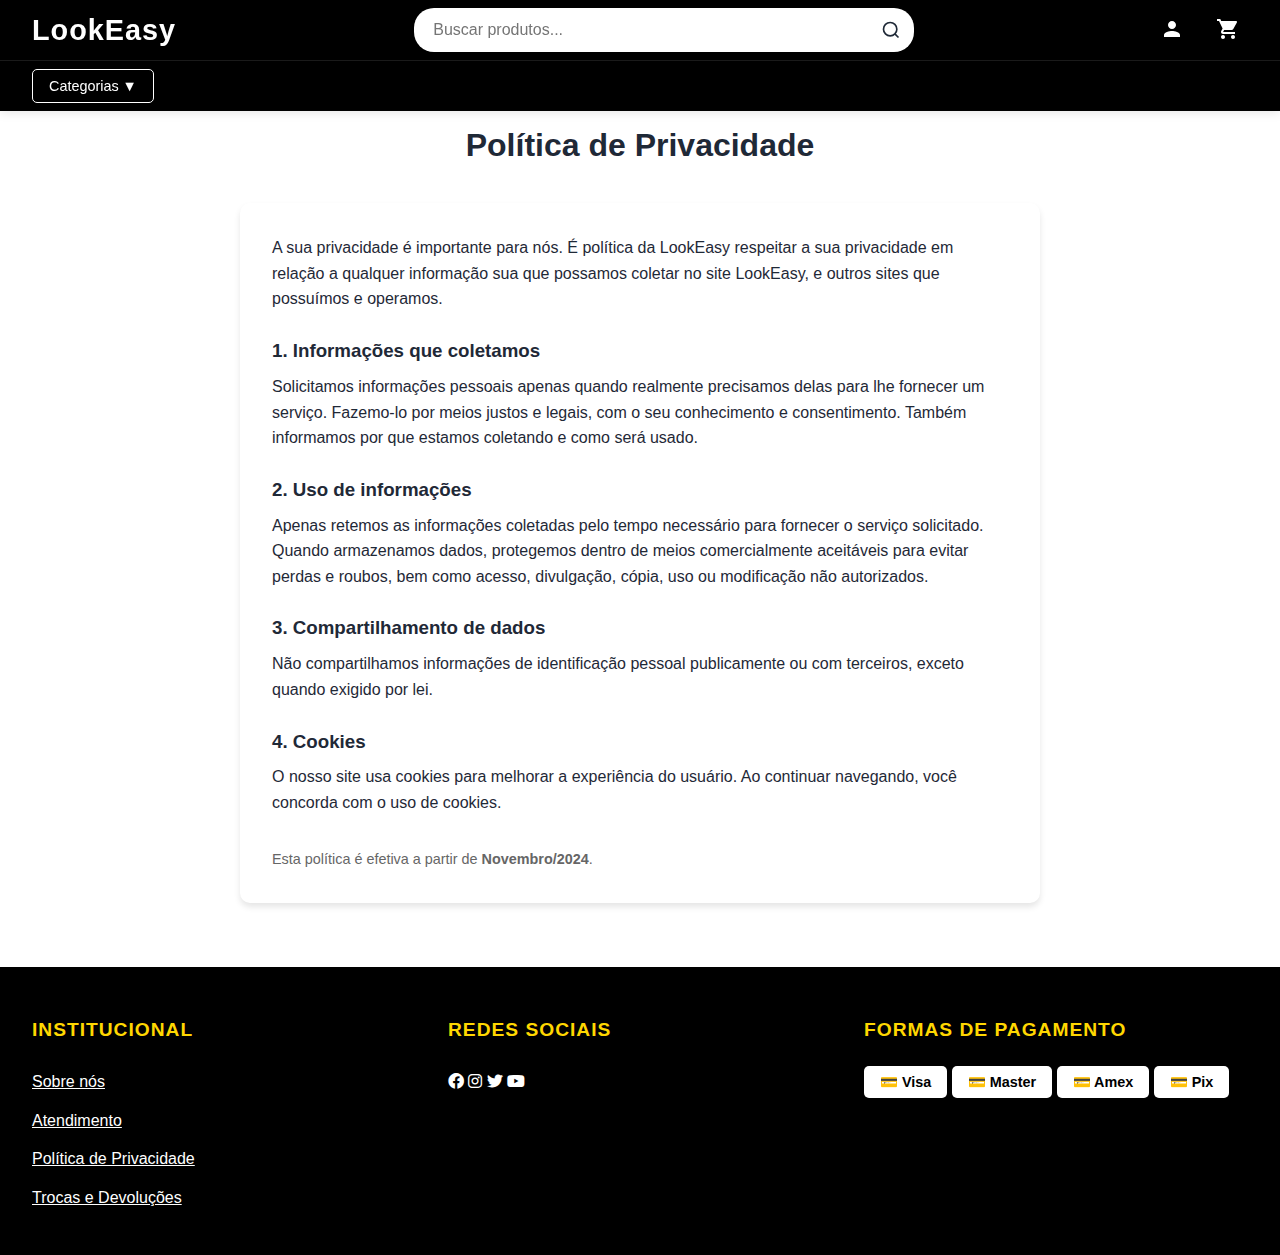
<file: PoliticaDePrivacidade.html>
<!DOCTYPE html>
<html lang="pt-BR">

<head>
    <meta charset="UTF-8">
    <meta name="viewport" content="width=device-width, initial-scale=1.0">
    <title>Política de Privacidade - LookEasy</title>
    <link rel="stylesheet" href="style.css">
    <link rel="stylesheet" href="https://cdnjs.cloudflare.com/ajax/libs/font-awesome/6.0.0/css/all.min.css">
</head>

<body>
    <!-- Header Principal -->
    <header class="main-header">
        <div class="header-container">
            <div class="logo">
                <a href="index.html" style="text-decoration: none; color: inherit;">
                    <h1>LookEasy</h1>
                </a>
            </div>

            <div class="search-bar">
                <input type="text" placeholder="Buscar produtos...">
                <button class="search-btn">
                    <svg width="20" height="20" viewBox="0 0 24 24" fill="none" stroke="currentColor" stroke-width="2">
                        <circle cx="11" cy="11" r="8"></circle>
                        <path d="m21 21-4.35-4.35"></path>
                    </svg>
                </button>
            </div>

            <div class="header-icons">
                <div class="profile-container">
                    <button class="icon-btn profile-btn" title="Perfil" onclick="toggleProfileMenu()">
                        <svg width="24" height="24" viewBox="0 0 24 24" fill="currentColor">
                            <path
                                d="M12 12c2.21 0 4-1.79 4-4s-1.79-4-4-4-4 1.79-4 4 1.79 4 4 4zm0 2c-2.67 0-8 1.34-8 4v2h16v-2c0-2.66-5.33-4-8-4z" />
                        </svg>
                    </button>
                    <div class="profile-dropdown" id="profileDropdown">
                        <!-- Content will be populated dynamically -->
                    </div>
                </div>
                <button class="icon-btn" title="Carrinho" onclick="openCart()">
                    <div class="cart-icon-wrapper">
                        <svg width="24" height="24" viewBox="0 0 24 24" fill="currentColor">
                            <path
                                d="M7 18c-1.1 0-1.99.9-1.99 2S5.9 22 7 22s2-.9 2-2-.9-2-2-2zM1 2v2h2l3.6 7.59-1.35 2.45c-.16.28-.25.61-.25.96 0 1.1.9 2 2 2h12v-2H7.42c-.14 0-.25-.11-.25-.25l.03-.12.9-1.63h7.45c.75 0 1.41-.41 1.75-1.03l3.58-6.49c.08-.14.12-.31.12-.48 0-.55-.45-1-1-1H5.21l-.94-2H1zm16 16c-1.1 0-1.99.9-1.99 2s.89 2 1.99 2 2-.9 2-2-.9-2-2-2z" />
                        </svg>
                        <span id="cartCount" class="cart-count" style="display: none;">0</span>
                    </div>
                </button>
            </div>
        </div>

        <!-- Sub-header com Categorias -->
        <div class="sub-header">
            <div class="dropdown">
                <button class="dropdown-btn" onclick="toggleDropdown()">
                    Categorias ▼
                </button>
                <div class="dropdown-content" id="categoryDropdown">
                    <a href="feminino.html">Feminino</a>
                    <a href="masculino.html">Masculino</a>
                    <a href="acessorios.html">Acessórios</a>
                    <a href="outros.html">Outros</a>
                </div>
            </div>
        </div>
    </header>

    <!-- Conteúdo Principal -->
    <main class="main-content" style="margin-top: 120px; min-height: 60vh;">
        <div class="container" style="max-width: 800px; margin: 0 auto;">
            <h1 style="margin-bottom: 2rem; text-align: center;">Política de Privacidade</h1>

            <div style="background: white; padding: 2rem; border-radius: 10px; box-shadow: 0 4px 6px rgba(0,0,0,0.1);">
                <p style="margin-bottom: 1.5rem;">
                    A sua privacidade é importante para nós. É política da LookEasy respeitar a sua privacidade em
                    relação a qualquer informação sua que possamos coletar no site LookEasy, e outros sites que
                    possuímos e operamos.
                </p>

                <h3 style="margin: 1.5rem 0 0.5rem;">1. Informações que coletamos</h3>
                <p style="margin-bottom: 1rem;">
                    Solicitamos informações pessoais apenas quando realmente precisamos delas para lhe fornecer um
                    serviço. Fazemo-lo por meios justos e legais, com o seu conhecimento e consentimento. Também
                    informamos por que estamos coletando e como será usado.
                </p>

                <h3 style="margin: 1.5rem 0 0.5rem;">2. Uso de informações</h3>
                <p style="margin-bottom: 1rem;">
                    Apenas retemos as informações coletadas pelo tempo necessário para fornecer o serviço solicitado.
                    Quando armazenamos dados, protegemos dentro de meios comercialmente aceitáveis ​​para evitar perdas
                    e roubos, bem como acesso, divulgação, cópia, uso ou modificação não autorizados.
                </p>

                <h3 style="margin: 1.5rem 0 0.5rem;">3. Compartilhamento de dados</h3>
                <p style="margin-bottom: 1rem;">
                    Não compartilhamos informações de identificação pessoal publicamente ou com terceiros, exceto quando
                    exigido por lei.
                </p>

                <h3 style="margin: 1.5rem 0 0.5rem;">4. Cookies</h3>
                <p style="margin-bottom: 1rem;">
                    O nosso site usa cookies para melhorar a experiência do usuário. Ao continuar navegando, você
                    concorda com o uso de cookies.
                </p>

                <p style="margin-top: 2rem; font-size: 0.9rem; color: #666;">
                    Esta política é efetiva a partir de <strong>Novembro/2024</strong>.
                </p>
            </div>
        </div>
    </main>

    <footer class="main-footer">
        <div class="footer-content">
            <div class="footer-section">
                <h3>Institucional</h3>
                <ul>
                    <li><a href="SobreNos.html">Sobre nós</a></li>
                    <li><a href="Atendimento.html">Atendimento</a></li>
                    <li><a href="PoliticaDePrivacidade.html">Política de Privacidade</a></li>
                    <li><a href="TrocasEDevolucoes.html">Trocas e Devoluções</a></li>
                </ul>
            </div>

            <div class="footer-section">
                <h3>Redes Sociais</h3>
                <div class="social-icons">
                    <a href="https://www.facebook.com" target="_blank" title="Facebook"><i
                            class="fab fa-facebook"></i></a>
                    <a href="https://www.instagram.com" target="_blank" title="Instagram"><i
                            class="fab fa-instagram"></i></a>
                    <a href="https://twitter.com" target="_blank" title="Twitter"><i class="fab fa-twitter"></i></a>
                    <a href="https://www.youtube.com" target="_blank" title="YouTube"><i class="fab fa-youtube"></i></a>
                </div>
            </div>

            <div class="footer-section">
                <h3>Formas de Pagamento</h3>
                <div class="payment-icons">
                    <span class="payment-icon">💳 Visa</span>
                    <span class="payment-icon">💳 Master</span>
                    <span class="payment-icon">💳 Amex</span>
                    <span class="payment-icon">💳 Pix</span>
                </div>
            </div>
        </div>
    </footer>

    <!-- Modal do Carrinho -->
    <div id="cartModal" class="cart-modal">
        <div class="cart-overlay" onclick="closeCart()"></div>
        <div class="cart-content">
            <div class="cart-header">
                <h2>Meu Carrinho</h2>
                <button class="cart-close-btn" onclick="closeCart()">
                    <svg width="24" height="24" viewBox="0 0 24 24" fill="currentColor">
                        <path
                            d="M19 6.41L17.59 5 12 10.59 6.41 5 5 6.41 10.59 12 5 17.59 6.41 19 12 13.41 17.59 19 19 17.59 13.41 12z" />
                    </svg>
                </button>
            </div>

            <div class="cart-body">
                <div id="cartItems" class="cart-items"></div>
                <div id="cartEmpty" class="cart-empty" style="display: none;">
                    <svg width="64" height="64" viewBox="0 0 24 24" fill="currentColor" style="opacity: 0.3;">
                        <path
                            d="M7 18c-1.1 0-1.99.9-1.99 2S5.9 22 7 22s2-.9 2-2-.9-2-2-2zM1 2v2h2l3.6 7.59-1.35 2.45c-.16.28-.25.61-.25.96 0 1.1.9 2 2 2h12v-2H7.42c-.14 0-.25-.11-.25-.25l.03-.12.9-1.63h7.45c.75 0 1.41-.41 1.75-1.03l3.58-6.49c.08-.14.12-.31.12-.48 0-.55-.45-1-1-1H5.21l-.94-2H1zm16 16c-1.1 0-1.99.9-1.99 2s.89 2 1.99 2 2-.9 2-2-.9-2-2-2z" />
                    </svg>
                    <p>Seu carrinho está vazio</p>
                    <button class="continue-shopping-btn" onclick="closeCart()">Continuar Comprando</button>
                </div>
            </div>

            <div class="cart-footer">
                <div class="cart-total">
                    <span>Total:</span>
                    <span id="cartTotal">R$ 0,00</span>
                </div>
                <div class="cart-actions">
                    <button class="clear-cart-btn" onclick="clearCart()">Limpar Carrinho</button>
                    <button class="checkout-btn" onclick="checkout()">Finalizar Compra</button>
                </div>
            </div>
        </div>
    </div>

    <script src="js/database.js"></script>
    <script src="js/auth.js"></script>
    <script src="script.js"></script>
</body>

</html>
</file>
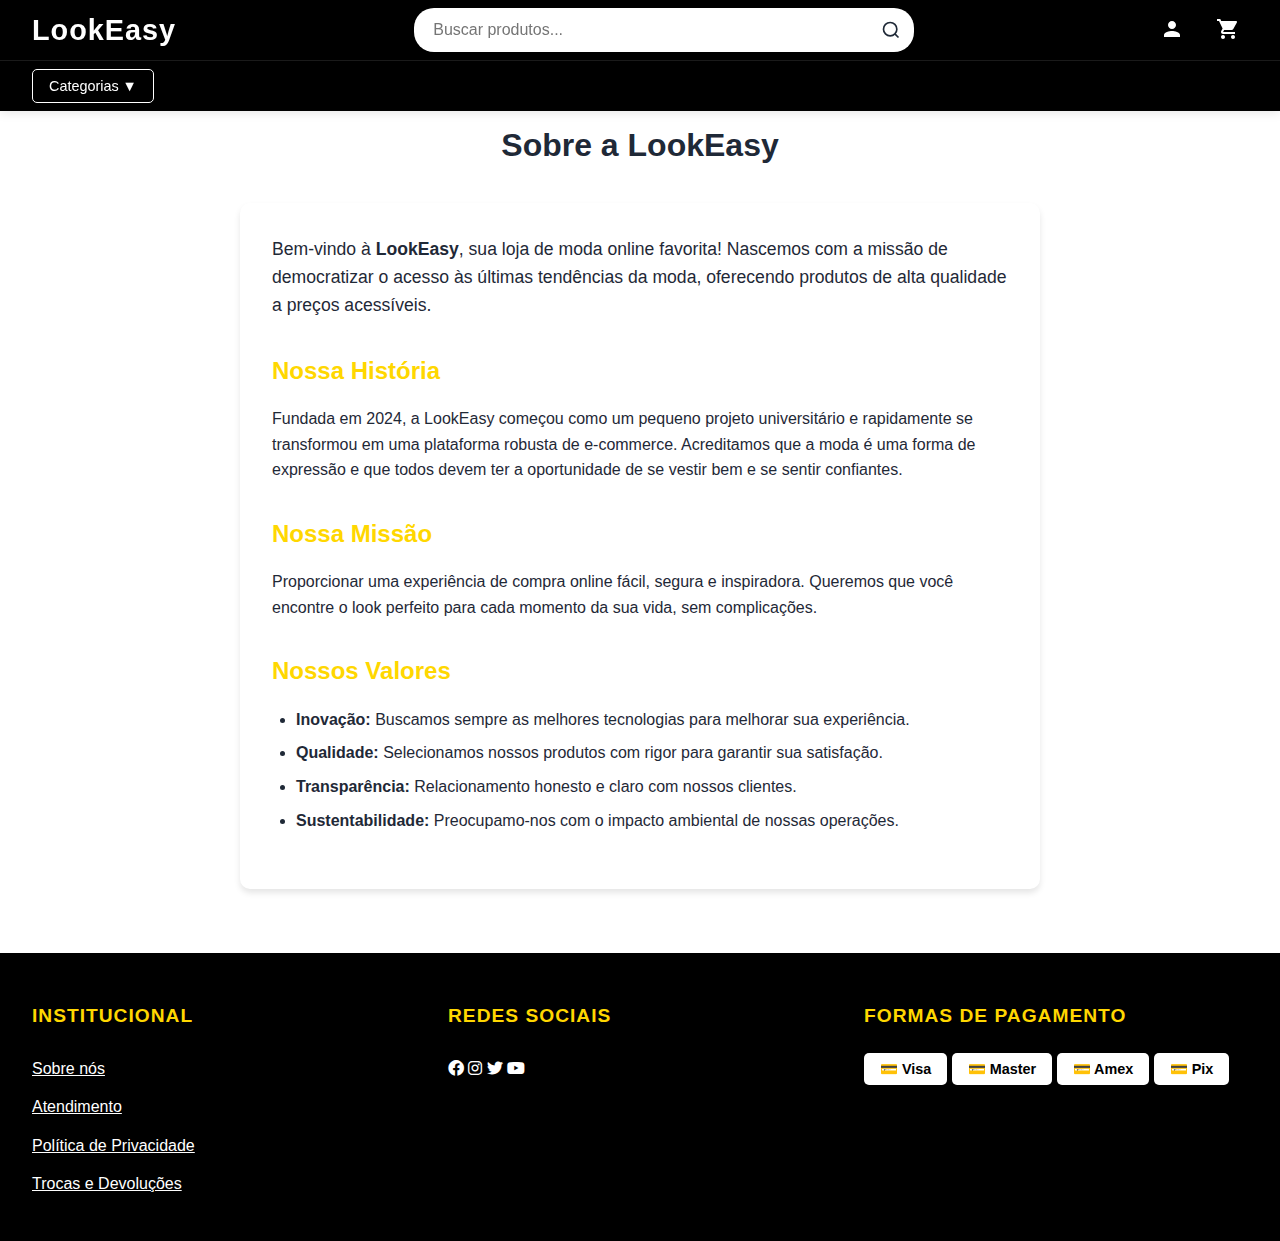
<file: SobreNos.html>
<!DOCTYPE html>
<html lang="pt-BR">

<head>
    <meta charset="UTF-8">
    <meta name="viewport" content="width=device-width, initial-scale=1.0">
    <title>Sobre Nós - LookEasy</title>
    <link rel="stylesheet" href="style.css">
    <link rel="stylesheet" href="https://cdnjs.cloudflare.com/ajax/libs/font-awesome/6.0.0/css/all.min.css">
</head>

<body>
    <!-- Header Principal -->
    <header class="main-header">
        <div class="header-container">
            <div class="logo">
                <a href="index.html" style="text-decoration: none; color: inherit;">
                    <h1>LookEasy</h1>
                </a>
            </div>

            <div class="search-bar">
                <input type="text" placeholder="Buscar produtos...">
                <button class="search-btn">
                    <svg width="20" height="20" viewBox="0 0 24 24" fill="none" stroke="currentColor" stroke-width="2">
                        <circle cx="11" cy="11" r="8"></circle>
                        <path d="m21 21-4.35-4.35"></path>
                    </svg>
                </button>
            </div>

            <div class="header-icons">
                <div class="profile-container">
                    <button class="icon-btn profile-btn" title="Perfil" onclick="toggleProfileMenu()">
                        <svg width="24" height="24" viewBox="0 0 24 24" fill="currentColor">
                            <path
                                d="M12 12c2.21 0 4-1.79 4-4s-1.79-4-4-4-4 1.79-4 4 1.79 4 4 4zm0 2c-2.67 0-8 1.34-8 4v2h16v-2c0-2.66-5.33-4-8-4z" />
                        </svg>
                    </button>
                    <div class="profile-dropdown" id="profileDropdown">
                        <!-- Content will be populated dynamically -->
                    </div>
                </div>
                <button class="icon-btn" title="Carrinho" onclick="openCart()">
                    <div class="cart-icon-wrapper">
                        <svg width="24" height="24" viewBox="0 0 24 24" fill="currentColor">
                            <path
                                d="M7 18c-1.1 0-1.99.9-1.99 2S5.9 22 7 22s2-.9 2-2-.9-2-2-2zM1 2v2h2l3.6 7.59-1.35 2.45c-.16.28-.25.61-.25.96 0 1.1.9 2 2 2h12v-2H7.42c-.14 0-.25-.11-.25-.25l.03-.12.9-1.63h7.45c.75 0 1.41-.41 1.75-1.03l3.58-6.49c.08-.14.12-.31.12-.48 0-.55-.45-1-1-1H5.21l-.94-2H1zm16 16c-1.1 0-1.99.9-1.99 2s.89 2 1.99 2 2-.9 2-2-.9-2-2-2z" />
                        </svg>
                        <span id="cartCount" class="cart-count" style="display: none;">0</span>
                    </div>
                </button>
            </div>
        </div>

        <!-- Sub-header com Categorias -->
        <div class="sub-header">
            <div class="dropdown">
                <button class="dropdown-btn" onclick="toggleDropdown()">
                    Categorias ▼
                </button>
                <div class="dropdown-content" id="categoryDropdown">
                    <a href="feminino.html">Feminino</a>
                    <a href="masculino.html">Masculino</a>
                    <a href="acessorios.html">Acessórios</a>
                    <a href="outros.html">Outros</a>
                </div>
            </div>
        </div>
    </header>

    <!-- Conteúdo Principal -->
    <main class="main-content" style="margin-top: 120px; min-height: 60vh;">
        <div class="container" style="max-width: 800px; margin: 0 auto;">
            <h1 style="margin-bottom: 2rem; text-align: center;">Sobre a LookEasy</h1>

            <div style="background: white; padding: 2rem; border-radius: 10px; box-shadow: 0 4px 6px rgba(0,0,0,0.1);">
                <p style="margin-bottom: 1.5rem; font-size: 1.1rem;">
                    Bem-vindo à <strong>LookEasy</strong>, sua loja de moda online favorita! Nascemos com a missão de
                    democratizar o acesso às últimas tendências da moda, oferecendo produtos de alta qualidade a preços
                    acessíveis.
                </p>

                <h2 style="margin: 2rem 0 1rem; color: var(--primary-yellow);">Nossa História</h2>
                <p style="margin-bottom: 1.5rem;">
                    Fundada em 2024, a LookEasy começou como um pequeno projeto universitário e rapidamente se
                    transformou em uma plataforma robusta de e-commerce. Acreditamos que a moda é uma forma de expressão
                    e que todos devem ter a oportunidade de se vestir bem e se sentir confiantes.
                </p>

                <h2 style="margin: 2rem 0 1rem; color: var(--primary-yellow);">Nossa Missão</h2>
                <p style="margin-bottom: 1.5rem;">
                    Proporcionar uma experiência de compra online fácil, segura e inspiradora. Queremos que você
                    encontre o look perfeito para cada momento da sua vida, sem complicações.
                </p>

                <h2 style="margin: 2rem 0 1rem; color: var(--primary-yellow);">Nossos Valores</h2>
                <ul style="margin-left: 1.5rem; margin-bottom: 1.5rem;">
                    <li style="margin-bottom: 0.5rem;"><strong>Inovação:</strong> Buscamos sempre as melhores
                        tecnologias para melhorar sua experiência.</li>
                    <li style="margin-bottom: 0.5rem;"><strong>Qualidade:</strong> Selecionamos nossos produtos com
                        rigor para garantir sua satisfação.</li>
                    <li style="margin-bottom: 0.5rem;"><strong>Transparência:</strong> Relacionamento honesto e claro
                        com nossos clientes.</li>
                    <li style="margin-bottom: 0.5rem;"><strong>Sustentabilidade:</strong> Preocupamo-nos com o impacto
                        ambiental de nossas operações.</li>
                </ul>
            </div>
        </div>
    </main>

    <footer class="main-footer">
        <div class="footer-content">
            <div class="footer-section">
                <h3>Institucional</h3>
                <ul>
                    <li><a href="SobreNos.html">Sobre nós</a></li>
                    <li><a href="Atendimento.html">Atendimento</a></li>
                    <li><a href="PoliticaDePrivacidade.html">Política de Privacidade</a></li>
                    <li><a href="TrocasEDevolucoes.html">Trocas e Devoluções</a></li>
                </ul>
            </div>

            <div class="footer-section">
                <h3>Redes Sociais</h3>
                <div class="social-icons">
                    <a href="https://www.facebook.com" target="_blank" title="Facebook"><i
                            class="fab fa-facebook"></i></a>
                    <a href="https://www.instagram.com" target="_blank" title="Instagram"><i
                            class="fab fa-instagram"></i></a>
                    <a href="https://twitter.com" target="_blank" title="Twitter"><i class="fab fa-twitter"></i></a>
                    <a href="https://www.youtube.com" target="_blank" title="YouTube"><i class="fab fa-youtube"></i></a>
                </div>
            </div>

            <div class="footer-section">
                <h3>Formas de Pagamento</h3>
                <div class="payment-icons">
                    <span class="payment-icon">💳 Visa</span>
                    <span class="payment-icon">💳 Master</span>
                    <span class="payment-icon">💳 Amex</span>
                    <span class="payment-icon">💳 Pix</span>
                </div>
            </div>
        </div>
    </footer>

    <!-- Modal do Carrinho -->
    <div id="cartModal" class="cart-modal">
        <div class="cart-overlay" onclick="closeCart()"></div>
        <div class="cart-content">
            <div class="cart-header">
                <h2>Meu Carrinho</h2>
                <button class="cart-close-btn" onclick="closeCart()">
                    <svg width="24" height="24" viewBox="0 0 24 24" fill="currentColor">
                        <path
                            d="M19 6.41L17.59 5 12 10.59 6.41 5 5 6.41 10.59 12 5 17.59 6.41 19 12 13.41 17.59 19 19 17.59 13.41 12z" />
                    </svg>
                </button>
            </div>

            <div class="cart-body">
                <div id="cartItems" class="cart-items"></div>
                <div id="cartEmpty" class="cart-empty" style="display: none;">
                    <svg width="64" height="64" viewBox="0 0 24 24" fill="currentColor" style="opacity: 0.3;">
                        <path
                            d="M7 18c-1.1 0-1.99.9-1.99 2S5.9 22 7 22s2-.9 2-2-.9-2-2-2zM1 2v2h2l3.6 7.59-1.35 2.45c-.16.28-.25.61-.25.96 0 1.1.9 2 2 2h12v-2H7.42c-.14 0-.25-.11-.25-.25l.03-.12.9-1.63h7.45c.75 0 1.41-.41 1.75-1.03l3.58-6.49c.08-.14.12-.31.12-.48 0-.55-.45-1-1-1H5.21l-.94-2H1zm16 16c-1.1 0-1.99.9-1.99 2s.89 2 1.99 2 2-.9 2-2-.9-2-2-2z" />
                    </svg>
                    <p>Seu carrinho está vazio</p>
                    <button class="continue-shopping-btn" onclick="closeCart()">Continuar Comprando</button>
                </div>
            </div>

            <div class="cart-footer">
                <div class="cart-total">
                    <span>Total:</span>
                    <span id="cartTotal">R$ 0,00</span>
                </div>
                <div class="cart-actions">
                    <button class="clear-cart-btn" onclick="clearCart()">Limpar Carrinho</button>
                    <button class="checkout-btn" onclick="checkout()">Finalizar Compra</button>
                </div>
            </div>
        </div>
    </div>

    <script src="js/database.js"></script>
    <script src="js/auth.js"></script>
    <script src="script.js"></script>
</body>

</html>
</file>
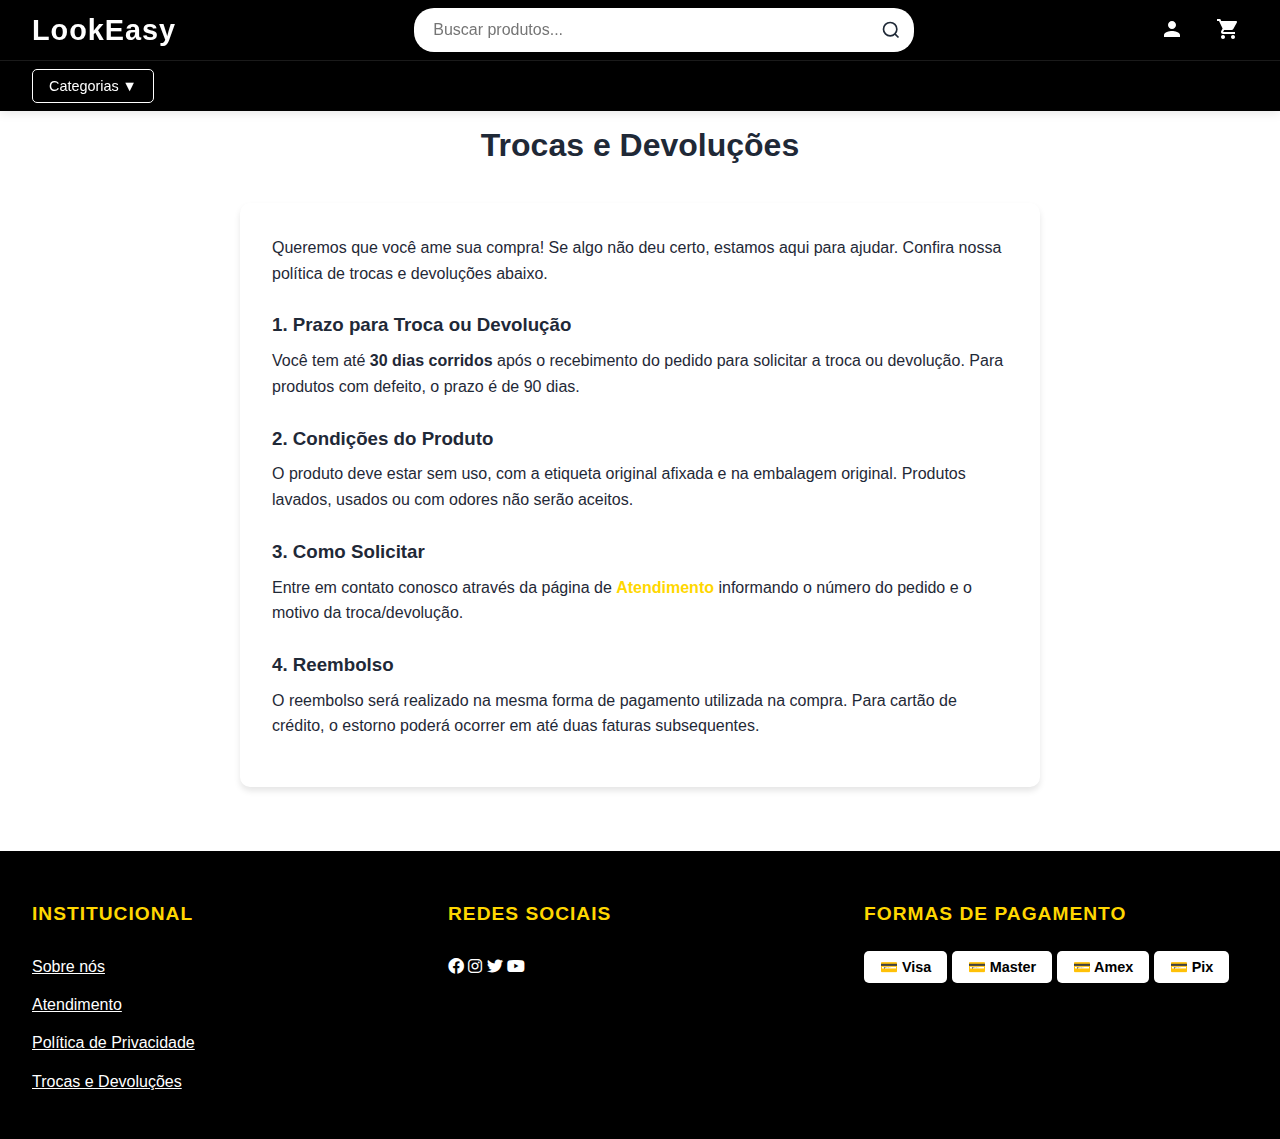
<file: TrocasEDevolucoes.html>
<!DOCTYPE html>
<html lang="pt-BR">

<head>
    <meta charset="UTF-8">
    <meta name="viewport" content="width=device-width, initial-scale=1.0">
    <title>Trocas e Devoluções - LookEasy</title>
    <link rel="stylesheet" href="style.css">
    <link rel="stylesheet" href="https://cdnjs.cloudflare.com/ajax/libs/font-awesome/6.0.0/css/all.min.css">
</head>

<body>
    <!-- Header Principal -->
    <header class="main-header">
        <div class="header-container">
            <div class="logo">
                <a href="index.html" style="text-decoration: none; color: inherit;">
                    <h1>LookEasy</h1>
                </a>
            </div>

            <div class="search-bar">
                <input type="text" placeholder="Buscar produtos...">
                <button class="search-btn">
                    <svg width="20" height="20" viewBox="0 0 24 24" fill="none" stroke="currentColor" stroke-width="2">
                        <circle cx="11" cy="11" r="8"></circle>
                        <path d="m21 21-4.35-4.35"></path>
                    </svg>
                </button>
            </div>

            <div class="header-icons">
                <div class="profile-container">
                    <button class="icon-btn profile-btn" title="Perfil" onclick="toggleProfileMenu()">
                        <svg width="24" height="24" viewBox="0 0 24 24" fill="currentColor">
                            <path
                                d="M12 12c2.21 0 4-1.79 4-4s-1.79-4-4-4-4 1.79-4 4 1.79 4 4 4zm0 2c-2.67 0-8 1.34-8 4v2h16v-2c0-2.66-5.33-4-8-4z" />
                        </svg>
                    </button>
                    <div class="profile-dropdown" id="profileDropdown">
                        <!-- Content will be populated dynamically -->
                    </div>
                </div>
                <button class="icon-btn" title="Carrinho" onclick="openCart()">
                    <div class="cart-icon-wrapper">
                        <svg width="24" height="24" viewBox="0 0 24 24" fill="currentColor">
                            <path
                                d="M7 18c-1.1 0-1.99.9-1.99 2S5.9 22 7 22s2-.9 2-2-.9-2-2-2zM1 2v2h2l3.6 7.59-1.35 2.45c-.16.28-.25.61-.25.96 0 1.1.9 2 2 2h12v-2H7.42c-.14 0-.25-.11-.25-.25l.03-.12.9-1.63h7.45c.75 0 1.41-.41 1.75-1.03l3.58-6.49c.08-.14.12-.31.12-.48 0-.55-.45-1-1-1H5.21l-.94-2H1zm16 16c-1.1 0-1.99.9-1.99 2s.89 2 1.99 2 2-.9 2-2-.9-2-2-2z" />
                        </svg>
                        <span id="cartCount" class="cart-count" style="display: none;">0</span>
                    </div>
                </button>
            </div>
        </div>

        <!-- Sub-header com Categorias -->
        <div class="sub-header">
            <div class="dropdown">
                <button class="dropdown-btn" onclick="toggleDropdown()">
                    Categorias ▼
                </button>
                <div class="dropdown-content" id="categoryDropdown">
                    <a href="feminino.html">Feminino</a>
                    <a href="masculino.html">Masculino</a>
                    <a href="acessorios.html">Acessórios</a>
                    <a href="outros.html">Outros</a>
                </div>
            </div>
        </div>
    </header>

    <!-- Conteúdo Principal -->
    <main class="main-content" style="margin-top: 120px; min-height: 60vh;">
        <div class="container" style="max-width: 800px; margin: 0 auto;">
            <h1 style="margin-bottom: 2rem; text-align: center;">Trocas e Devoluções</h1>

            <div style="background: white; padding: 2rem; border-radius: 10px; box-shadow: 0 4px 6px rgba(0,0,0,0.1);">
                <p style="margin-bottom: 1.5rem;">
                    Queremos que você ame sua compra! Se algo não deu certo, estamos aqui para ajudar. Confira nossa
                    política de trocas e devoluções abaixo.
                </p>

                <h3 style="margin: 1.5rem 0 0.5rem;">1. Prazo para Troca ou Devolução</h3>
                <p style="margin-bottom: 1rem;">
                    Você tem até <strong>30 dias corridos</strong> após o recebimento do pedido para solicitar a troca
                    ou devolução. Para produtos com defeito, o prazo é de 90 dias.
                </p>

                <h3 style="margin: 1.5rem 0 0.5rem;">2. Condições do Produto</h3>
                <p style="margin-bottom: 1rem;">
                    O produto deve estar sem uso, com a etiqueta original afixada e na embalagem original. Produtos
                    lavados, usados ou com odores não serão aceitos.
                </p>

                <h3 style="margin: 1.5rem 0 0.5rem;">3. Como Solicitar</h3>
                <p style="margin-bottom: 1rem;">
                    Entre em contato conosco através da página de <a href="Atendimento.html"
                        style="color: var(--primary-yellow); text-decoration: none; font-weight: bold;">Atendimento</a>
                    informando o número do pedido e o motivo da troca/devolução.
                </p>

                <h3 style="margin: 1.5rem 0 0.5rem;">4. Reembolso</h3>
                <p style="margin-bottom: 1rem;">
                    O reembolso será realizado na mesma forma de pagamento utilizada na compra. Para cartão de crédito,
                    o estorno poderá ocorrer em até duas faturas subsequentes.
                </p>
            </div>
        </div>
    </main>

    <footer class="main-footer">
        <div class="footer-content">
            <div class="footer-section">
                <h3>Institucional</h3>
                <ul>
                    <li><a href="SobreNos.html">Sobre nós</a></li>
                    <li><a href="Atendimento.html">Atendimento</a></li>
                    <li><a href="PoliticaDePrivacidade.html">Política de Privacidade</a></li>
                    <li><a href="TrocasEDevolucoes.html">Trocas e Devoluções</a></li>
                </ul>
            </div>

            <div class="footer-section">
                <h3>Redes Sociais</h3>
                <div class="social-icons">
                    <a href="https://www.facebook.com" target="_blank" title="Facebook"><i
                            class="fab fa-facebook"></i></a>
                    <a href="https://www.instagram.com" target="_blank" title="Instagram"><i
                            class="fab fa-instagram"></i></a>
                    <a href="https://twitter.com" target="_blank" title="Twitter"><i class="fab fa-twitter"></i></a>
                    <a href="https://www.youtube.com" target="_blank" title="YouTube"><i class="fab fa-youtube"></i></a>
                </div>
            </div>

            <div class="footer-section">
                <h3>Formas de Pagamento</h3>
                <div class="payment-icons">
                    <span class="payment-icon">💳 Visa</span>
                    <span class="payment-icon">💳 Master</span>
                    <span class="payment-icon">💳 Amex</span>
                    <span class="payment-icon">💳 Pix</span>
                </div>
            </div>
        </div>
    </footer>

    <!-- Modal do Carrinho -->
    <div id="cartModal" class="cart-modal">
        <div class="cart-overlay" onclick="closeCart()"></div>
        <div class="cart-content">
            <div class="cart-header">
                <h2>Meu Carrinho</h2>
                <button class="cart-close-btn" onclick="closeCart()">
                    <svg width="24" height="24" viewBox="0 0 24 24" fill="currentColor">
                        <path
                            d="M19 6.41L17.59 5 12 10.59 6.41 5 5 6.41 10.59 12 5 17.59 6.41 19 12 13.41 17.59 19 19 17.59 13.41 12z" />
                    </svg>
                </button>
            </div>

            <div class="cart-body">
                <div id="cartItems" class="cart-items"></div>
                <div id="cartEmpty" class="cart-empty" style="display: none;">
                    <svg width="64" height="64" viewBox="0 0 24 24" fill="currentColor" style="opacity: 0.3;">
                        <path
                            d="M7 18c-1.1 0-1.99.9-1.99 2S5.9 22 7 22s2-.9 2-2-.9-2-2-2zM1 2v2h2l3.6 7.59-1.35 2.45c-.16.28-.25.61-.25.96 0 1.1.9 2 2 2h12v-2H7.42c-.14 0-.25-.11-.25-.25l.03-.12.9-1.63h7.45c.75 0 1.41-.41 1.75-1.03l3.58-6.49c.08-.14.12-.31.12-.48 0-.55-.45-1-1-1H5.21l-.94-2H1zm16 16c-1.1 0-1.99.9-1.99 2s.89 2 1.99 2 2-.9 2-2-.9-2-2-2z" />
                    </svg>
                    <p>Seu carrinho está vazio</p>
                    <button class="continue-shopping-btn" onclick="closeCart()">Continuar Comprando</button>
                </div>
            </div>

            <div class="cart-footer">
                <div class="cart-total">
                    <span>Total:</span>
                    <span id="cartTotal">R$ 0,00</span>
                </div>
                <div class="cart-actions">
                    <button class="clear-cart-btn" onclick="clearCart()">Limpar Carrinho</button>
                    <button class="checkout-btn" onclick="checkout()">Finalizar Compra</button>
                </div>
            </div>
        </div>
    </div>

    <script src="js/database.js"></script>
    <script src="js/auth.js"></script>
    <script src="script.js"></script>
</body>

</html>
</file>
<file: style.css>
/* CSS Variables - Paleta de Cores */
:root {
    --bg-header: #000000;
    --bg-body: #FFFFFF;
    --primary-yellow: #FFD700;
    --card-bg: #E5E7EB;
    --card-footer-bg: #9CA3AF;
    --text-primary: #1F2937;
    --text-white: #FFFFFF;
}

/* Reset e Estilos Globais */
* {
    margin: 0;
    padding: 0;
    box-sizing: border-box;
}

body {
    font-family: 'Segoe UI', Tahoma, Geneva, Verdana, sans-serif;
    background-color: var(--bg-body);
    color: var(--text-primary);
    line-height: 1.6;
}

/* Header Principal */
.main-header {
    background-color: var(--bg-header);
    position: fixed;
    top: 0;
    width: 100%;
    z-index: 1000;
    box-shadow: 0 2px 10px rgba(0, 0, 0, 0.1);
}

.header-container {
    display: flex;
    justify-content: space-between;
    align-items: center;
    padding: 0 2rem;
    height: 60px;
    max-width: 1400px;
    margin: 0 auto;
}

/* Logo */
.logo h1 {
    color: var(--text-white);
    font-size: 1.8rem;
    font-weight: bold;
    letter-spacing: 1px;
}

/* Barra de Busca */
.search-bar {
    flex: 1;
    max-width: 500px;
    margin: 0 2rem;
    position: relative;
}

.search-bar input {
    width: 100%;
    padding: 0.8rem 3rem 0.8rem 1.2rem;
    border: none;
    border-radius: 20px;
    font-size: 1rem;
    background-color: var(--bg-body);
    outline: none;
    transition: box-shadow 0.3s ease;
}

.search-bar input:focus {
    box-shadow: 0 0 0 3px rgba(255, 215, 0, 0.3);
}

.search-btn {
    position: absolute;
    right: 5px;
    top: 50%;
    transform: translateY(-50%);
    background: none;
    border: none;
    color: var(--text-primary);
    cursor: pointer;
    padding: 0.5rem;
    display: flex;
    align-items: center;
    justify-content: center;
}

.search-btn:hover {
    color: var(--primary-yellow);
}

/* Ícones do Header */
.header-icons {
    display: flex;
    gap: 1rem;
}

.icon-btn {
    background: none;
    border: none;
    color: var(--text-white);
    cursor: pointer;
    padding: 0.5rem;
    border-radius: 50%;
    transition: all 0.3s ease;
    display: flex;
    align-items: center;
    justify-content: center;
}

.icon-btn:hover {
    background-color: rgba(255, 255, 255, 0.1);
    transform: scale(1.1);
}

/* Profile Container and Dropdown */
.profile-container {
    position: relative;
}

.profile-dropdown {
    position: absolute;
    top: 100%;
    right: 0;
    background-color: var(--bg-body);
    border-radius: 8px;
    box-shadow: 0 8px 25px rgba(0, 0, 0, 0.15);
    min-width: 250px;
    z-index: 1001;
    opacity: 0;
    visibility: hidden;
    transform: translateY(-10px);
    transition: all 0.3s ease;
    margin-top: 0.5rem;
}

.profile-dropdown.active {
    opacity: 1;
    visibility: visible;
    transform: translateY(0);
}

.profile-user-info {
    padding: 1rem 1.5rem;
    border-bottom: 1px solid var(--card-bg);
    background-color: var(--card-bg);
    border-radius: 8px 8px 0 0;
}

.profile-user-name {
    font-weight: 600;
    color: var(--text-primary);
    margin-bottom: 0.25rem;
    font-size: 1rem;
}

.profile-user-email {
    font-size: 0.85rem;
    color: #666;
}

.profile-menu-items {
    padding: 0.5rem 0;
}

.profile-menu-item {
    display: block;
    width: 100%;
    padding: 0.75rem 1.5rem;
    background: none;
    border: none;
    text-align: left;
    color: var(--text-primary);
    cursor: pointer;
    font-size: 0.95rem;
    transition: all 0.2s ease;
    text-decoration: none;
}

.profile-menu-item:hover {
    background-color: var(--card-bg);
    color: var(--bg-header);
}

.profile-menu-item.danger {
    color: #dc3545;
}

.profile-menu-item.danger:hover {
    background-color: rgba(220, 53, 69, 0.1);
    color: #dc3545;
}

.profile-divider {
    height: 1px;
    background-color: var(--card-bg);
    margin: 0.5rem 0;
}

.profile-login-prompt {
    padding: 1.5rem;
    text-align: center;
}

.profile-login-text {
    color: var(--text-primary);
    margin-bottom: 1rem;
    font-size: 0.95rem;
}

.profile-login-btn {
    background-color: var(--primary-yellow);
    color: var(--bg-header);
    border: none;
    padding: 0.75rem 1.5rem;
    border-radius: 50px;
    cursor: pointer;
    font-weight: bold;
    transition: all 0.3s ease;
    width: 100%;
}

.profile-login-btn:hover {
    background-color: #FFC700;
    transform: translateY(-2px);
}

/* Sub-header Dropdown */
.sub-header {
    background-color: var(--bg-header);
    border-top: 1px solid rgba(255, 255, 255, 0.1);
    padding: 0.5rem 0;
}

.dropdown {
    position: relative;
    display: inline-block;
    padding-left: 2rem;
}

.dropdown-btn {
    background: none;
    border: 1px solid var(--text-white);
    color: var(--text-white);
    padding: 0.5rem 1rem;
    border-radius: 5px;
    cursor: pointer;
    font-size: 0.9rem;
    transition: all 0.3s ease;
}

.dropdown-btn:hover {
    background-color: var(--text-white);
    color: var(--bg-header);
}

.dropdown-content {
    display: none;
    position: absolute;
    background-color: var(--bg-body);
    min-width: 200px;
    box-shadow: 0 8px 16px rgba(0, 0, 0, 0.2);
    z-index: 1;
    border-radius: 5px;
    top: 100%;
    left: 0;
    margin-top: 0.5rem;
}

.dropdown-content a {
    color: var(--text-primary);
    padding: 0.8rem 1rem;
    text-decoration: none;
    display: block;
    transition: background-color 0.3s ease;
}

.dropdown-content a:hover {
    background-color: var(--card-bg);
}

.dropdown-content a:first-child {
    border-radius: 5px 5px 0 0;
}

.dropdown-content a:last-child {
    border-radius: 0 0 5px 5px;
}

/* Banner Hero */
.hero-banner {
    margin-top: 106px;
    /* Altura do header + sub-header */
    background: linear-gradient(135deg, #FFD700, #FFA500, #FF6B35);
    padding: 4rem 2rem;
    min-height: 500px;
    display: flex;
    align-items: center;
}

.hero-content {
    max-width: 1400px;
    margin: 0 auto;
    display: flex;
    justify-content: space-between;
    align-items: center;
    gap: 3rem;
}

.hero-text {
    flex: 1;
    color: var(--bg-header);
}

.limited-offer {
    font-size: 1.5rem;
    font-weight: 600;
    margin-bottom: 1rem;
    text-transform: uppercase;
    letter-spacing: 2px;
}

.sale-text {
    font-size: 4rem;
    font-weight: bold;
    margin-bottom: 2rem;
    text-transform: uppercase;
    line-height: 1;
}

.cta-button {
    background-color: var(--bg-header);
    color: var(--text-white);
    border: none;
    padding: 1rem 2.5rem;
    font-size: 1.1rem;
    font-weight: bold;
    border-radius: 50px;
    cursor: pointer;
    transition: all 0.3s ease;
    text-transform: uppercase;
    letter-spacing: 1px;
}

.cta-button:hover {
    transform: translateY(-2px);
    box-shadow: 0 10px 20px rgba(0, 0, 0, 0.2);
}

.hero-image {
    flex: 1;
    text-align: center;
}

.hero-image img {
    max-width: 100%;
    height: auto;
    border-radius: 10px;
    box-shadow: 0 20px 40px rgba(0, 0, 0, 0.1);
}

/* Menu de Filtros */
.filter-menu {
    padding: 2rem 0;
    text-align: center;
    background-color: var(--bg-body);
}

.filter-pills {
    display: flex;
    justify-content: center;
    gap: 1rem;
    flex-wrap: wrap;
}

.pill-btn {
    background-color: var(--bg-header);
    color: var(--text-white);
    border: none;
    padding: 0.8rem 2rem;
    border-radius: 50px;
    cursor: pointer;
    font-size: 1rem;
    font-weight: 500;
    transition: all 0.3s ease;
    text-transform: uppercase;
    letter-spacing: 0.5px;
}

.pill-btn:hover {
    background-color: var(--text-primary);
    transform: translateY(-2px);
}

.pill-btn.active {
    background-color: var(--primary-yellow);
    color: var(--bg-header);
}

/* Conteúdo Principal */
.main-content {
    max-width: 1400px;
    margin: 0 auto;
    padding: 0 2rem 4rem;
}

/* Seções de Produtos */
.products-section {
    margin-bottom: 4rem;
}

.section-title {
    text-align: center;
    font-size: 2.5rem;
    font-weight: bold;
    text-transform: uppercase;
    margin-bottom: 3rem;
    color: var(--text-primary);
    letter-spacing: 2px;
}

/* Grid de Produtos */
.products-grid {
    display: grid;
    grid-template-columns: repeat(auto-fit, minmax(300px, 1fr));
    gap: 2rem;
    margin-bottom: 3rem;
}

/* Cards de Produtos */
.product-card {
    background-color: var(--bg-body);
    border-radius: 10px;
    overflow: hidden;
    box-shadow: 0 5px 15px rgba(0, 0, 0, 0.1);
    transition: all 0.3s ease;
    cursor: pointer;
    height: 400px;
    display: flex;
    flex-direction: column;
}

.product-card:hover {
    transform: translateY(-5px);
    box-shadow: 0 15px 30px rgba(0, 0, 0, 0.15);
}

.product-image {
    height: 80%;
    background-color: var(--card-bg);
    display: flex;
    align-items: center;
    justify-content: center;
    padding: 1rem;
}

.product-image img {
    max-width: 100%;
    max-height: 100%;
    object-fit: contain;
}

.product-footer {
    height: 20%;
    background-color: var(--card-footer-bg);
    display: flex;
    justify-content: space-between;
    align-items: center;
    padding: 1rem;
}

.product-info {
    flex: 1;
}

.product-name {
    font-size: 0.9rem;
    font-weight: 600;
    color: var(--text-primary);
    margin-bottom: 0.2rem;
}

.product-price {
    font-size: 1.1rem;
    font-weight: bold;
    color: var(--text-primary);
}

.buy-btn {
    background-color: var(--primary-yellow);
    color: var(--bg-header);
    border: none;
    padding: 0.6rem 1.2rem;
    border-radius: 5px;
    cursor: pointer;
    font-weight: bold;
    font-size: 0.9rem;
    transition: all 0.3s ease;
    text-transform: uppercase;
}

.buy-btn:hover {
    background-color: #FFC700;
    transform: scale(1.05);
}

/* Footer */
.main-footer {
    background-color: var(--bg-header);
    color: var(--text-white);
    padding: 3rem 0 2rem;
}

.footer-content {
    max-width: 1400px;
    margin: 0 auto;
    padding: 0 2rem;
    display: grid;
    grid-template-columns: repeat(auto-fit, minmax(250px, 1fr));
    gap: 2rem;
}

.footer-section h3 {
    margin-bottom: 1.5rem;
    font-size: 1.2rem;
    color: var(--primary-yellow);
    text-transform: uppercase;
    letter-spacing: 1px;
}

.footer-section ul {
    list-style: none;
}

.footer-section ul li {
    margin-bottom: 0.8rem;
}

.footer-section a {
    color: var(--text-white);
    gap: 0.5rem;
}

.payment-icon {
    background-color: var(--text-white);
    color: var(--bg-header);
    padding: 0.5rem 1rem;
    border-radius: 5px;
    font-size: 0.9rem;
    font-weight: bold;
}

/* Responsividade */
@media (max-width: 768px) {
    .header-container {
        padding: 0 1rem;
    }

    .search-bar {
        margin: 0 1rem;
    }

    .hero-content {
        flex-direction: column;
        text-align: center;
        gap: 2rem;
    }

    .sale-text {
        font-size: 3rem;
    }

    .products-grid {
        grid-template-columns: repeat(auto-fit, minmax(250px, 1fr));
        gap: 1.5rem;
    }

    .filter-pills {
        justify-content: center;
        padding: 0 1rem;
    }

    .pill-btn {
        padding: 0.6rem 1.5rem;
        font-size: 0.9rem;
    }
}

@media (max-width: 480px) {
    .logo h1 {
        font-size: 1.4rem;
    }

    .search-bar {
        display: none;
    }

    .header-icons {
        gap: 0.5rem;
    }

    .hero-banner {
        padding: 2rem 1rem;
        margin-top: 106px;
    }

    .sale-text {
        font-size: 2.5rem;
    }

    .limited-offer {
        font-size: 1.2rem;
    }

    .products-grid {
        grid-template-columns: 1fr;
        gap: 1rem;
    }

    .main-content {
        padding: 0 1rem 3rem;
    }

    .footer-content {
        grid-template-columns: 1fr;
        text-align: center;
    }

    .social-icons,
    .payment-icons {
        justify-content: center;
    }
}

/* Animações e Transições Adicionais */
@keyframes fadeIn {
    from {
        opacity: 0;
        transform: translateY(20px);
    }

    to {
        opacity: 1;
        transform: translateY(0);
    }
}

.product-card {
    animation: fadeIn 0.6s ease-out;
}

.product-card:nth-child(1) {
    animation-delay: 0.1s;
}

.product-card:nth-child(2) {
    animation-delay: 0.2s;
}

.product-card:nth-child(3) {
    animation-delay: 0.3s;
}

/* Estados de Foco e Acessibilidade */
button:focus,
input:focus,
a:focus {
    outline: 2px solid var(--primary-yellow);
    outline-offset: 2px;
}

/* Modal do Carrinho */
.cart-modal {
    position: fixed;
    top: 0;
    left: 0;
    width: 100%;
    height: 100%;
    z-index: 2000;
    display: none;
}

.cart-modal.active {
    display: block;
}

.cart-overlay {
    position: absolute;
    top: 0;
    left: 0;
    width: 100%;
    height: 100%;
    background-color: rgba(0, 0, 0, 0.5);
    backdrop-filter: blur(5px);
}

.cart-content {
    position: absolute;
    top: 0;
    right: 0;
    width: 100%;
    max-width: 500px;
    height: 100%;
    background-color: var(--bg-body);
    box-shadow: -5px 0 20px rgba(0, 0, 0, 0.1);
    transform: translateX(100%);
    transition: transform 0.3s ease-out;
    display: flex;
    flex-direction: column;
}

.cart-modal.active .cart-content {
    transform: translateX(0);
}

.cart-header {
    display: flex;
    justify-content: space-between;
    align-items: center;
    padding: 1.5rem;
    border-bottom: 1px solid var(--card-bg);
    background-color: var(--bg-header);
}

.cart-header h2 {
    color: var(--text-white);
    font-size: 1.5rem;
    margin: 0;
}

.cart-close-btn {
    background: none;
    border: none;
    color: var(--text-white);
    cursor: pointer;
    padding: 0.5rem;
    border-radius: 50%;
    transition: all 0.3s ease;
    display: flex;
    align-items: center;
    justify-content: center;
}

.cart-close-btn:hover {
    background-color: rgba(255, 255, 255, 0.1);
    transform: scale(1.1);
}

.cart-body {
    flex: 1;
    overflow-y: auto;
    padding: 1rem;
}

.cart-items {
    display: flex;
    flex-direction: column;
    gap: 1rem;
}

.cart-item {
    display: flex;
    gap: 1rem;
    padding: 1rem;
    background-color: var(--card-bg);
    border-radius: 8px;
    animation: slideInRight 0.3s ease-out;
}

.cart-item-image {
    width: 80px;
    height: 80px;
    background-color: var(--card-footer-bg);
    border-radius: 6px;
    display: flex;
    align-items: center;
    justify-content: center;
    flex-shrink: 0;
}

.cart-item-image img {
    max-width: 100%;
    max-height: 100%;
    object-fit: contain;
}

.cart-item-details {
    flex: 1;
    display: flex;
    flex-direction: column;
    justify-content: space-between;
}

.cart-item-name {
    font-weight: 600;
    color: var(--text-primary);
    margin-bottom: 0.25rem;
}

.cart-item-price {
    font-weight: bold;
    color: var(--primary-yellow);
    background-color: var(--bg-header);
    padding: 0.25rem 0.5rem;
    border-radius: 4px;
    display: inline-block;
    margin-bottom: 0.5rem;
}

.cart-item-controls {
    display: flex;
    align-items: center;
    gap: 0.5rem;
}

.cart-item-quantity {
    display: flex;
    align-items: center;
    gap: 0.5rem;
    background-color: var(--bg-body);
    border-radius: 4px;
    padding: 0.25rem;
}

.quantity-btn {
    background: none;
    border: 1px solid var(--text-primary);
    color: var(--text-primary);
    width: 24px;
    height: 24px;
    border-radius: 4px;
    cursor: pointer;
    display: flex;
    align-items: center;
    justify-content: center;
    font-size: 0.9rem;
    transition: all 0.2s ease;
}

.quantity-btn:hover {
    background-color: var(--primary-yellow);
    color: var(--bg-header);
    border-color: var(--primary-yellow);
}

.quantity-btn:disabled {
    opacity: 0.5;
    cursor: not-allowed;
}

.cart-item-quantity span {
    min-width: 30px;
    text-align: center;
    font-weight: 500;
}

.cart-item-remove {
    background: none;
    border: none;
    color: #dc3545;
    cursor: pointer;
    padding: 0.25rem;
    border-radius: 4px;
    transition: all 0.2s ease;
}

.cart-item-remove:hover {
    background-color: rgba(220, 53, 69, 0.1);
    transform: scale(1.1);
}

.cart-empty {
    display: flex;
    flex-direction: column;
    align-items: center;
    justify-content: center;
    height: 300px;
    text-align: center;
    color: var(--text-primary);
}

.cart-empty p {
    margin: 1rem 0;
    font-size: 1.1rem;
    opacity: 0.7;
}

.continue-shopping-btn {
    background-color: var(--primary-yellow);
    color: var(--bg-header);
    border: none;
    padding: 0.75rem 1.5rem;
    border-radius: 50px;
    cursor: pointer;
    font-weight: bold;
    transition: all 0.3s ease;
    margin-top: 1rem;
}

.continue-shopping-btn:hover {
    background-color: #FFC700;
    transform: translateY(-2px);
}

.cart-footer {
    padding: 1.5rem;
    border-top: 1px solid var(--card-bg);
    background-color: var(--card-bg);
}

.cart-total {
    display: flex;
    justify-content: space-between;
    align-items: center;
    margin-bottom: 1rem;
    font-size: 1.2rem;
    font-weight: bold;
}

.cart-total span:last-child {
    color: var(--primary-yellow);
    background-color: var(--bg-header);
    padding: 0.5rem 1rem;
    border-radius: 6px;
}

.cart-actions {
    display: flex;
    gap: 1rem;
}

.clear-cart-btn {
    background: none;
    border: 2px solid #dc3545;
    color: #dc3545;
    padding: 0.75rem 1rem;
    border-radius: 50px;
    cursor: pointer;
    font-weight: bold;
    transition: all 0.3s ease;
    flex: 1;
}

.clear-cart-btn:hover {
    background-color: #dc3545;
    color: var(--text-white);
    transform: translateY(-2px);
}

.checkout-btn {
    background-color: var(--primary-yellow);
    color: var(--bg-header);
    border: none;
    padding: 0.75rem 1.5rem;
    border-radius: 50px;
    cursor: pointer;
    font-weight: bold;
    transition: all 0.3s ease;
    flex: 2;
}

.checkout-btn:hover {
    background-color: #FFC700;
    transform: translateY(-2px);
    box-shadow: 0 5px 15px rgba(255, 215, 0, 0.3);
}

/* Contador de itens no carrinho */
.cart-icon-wrapper {
    position: relative;
}

.cart-count {
    position: absolute;
    top: -5px;
    right: -5px;
    background-color: var(--primary-yellow);
    color: var(--bg-header);
    font-size: 0.7rem;
    font-weight: bold;
    padding: 2px 6px;
    border-radius: 10px;
    min-width: 18px;
    text-align: center;
    animation: pulse 0.3s ease-out;
}

/* Animações */
@keyframes slideInRight {
    from {
        transform: translateX(20px);
        opacity: 0;
    }

    to {
        transform: translateX(0);
        opacity: 1;
    }
}

@keyframes pulse {
    0% {
        transform: scale(1);
    }

    50% {
        transform: scale(1.2);
    }

    100% {
        transform: scale(1);
    }
}

/* Responsividade do Carrinho */
@media (max-width: 768px) {
    .cart-content {
        max-width: 100%;
        width: 100%;
    }

    .cart-item {
        flex-direction: column;
        text-align: center;
    }

    .cart-item-image {
        width: 120px;
        height: 120px;
        margin: 0 auto;
    }

    .cart-item-controls {
        justify-content: center;
        margin-top: 1rem;
    }

    .cart-actions {
        flex-direction: column;
    }

    .clear-cart-btn,
    .checkout-btn {
        width: 100%;
    }
}

/* Filtro de Preço */
.price-filter-section {
    background: #f8f9fa;
    border-bottom: 1px solid #e9ecef;
    padding: 2rem 0;
}

.price-filter-container {
    max-width: 1200px;
    margin: 0 auto;
    padding: 0 2rem;
}

.filter-header {
    display: flex;
    align-items: center;
    justify-content: center;
    gap: 0.75rem;
    margin-bottom: 1.5rem;
}

.price-filter-icon {
    width: 24px;
    height: 24px;
    fill: var(--text-primary);
    transition: transform 0.3s ease;
}

.filter-header:hover .price-filter-icon {
    transform: scale(1.1);
}

.filter-header h3 {
    margin: 0;
    font-size: 1.2rem;
    font-weight: 600;
    color: var(--text-primary);
}

.price-range-container {
    background: white;
    padding: 1.5rem;
    border-radius: 12px;
    box-shadow: 0 2px 8px rgba(0, 0, 0, 0.08);
    max-width: 500px;
    margin: 0 auto;
}

.range-inputs {
    display: flex;
    flex-direction: column;
    gap: 1rem;
    margin-bottom: 1.5rem;
}

.range-wrapper {
    display: flex;
    flex-direction: column;
    gap: 0.5rem;
}

.range-label {
    font-size: 0.9rem;
    color: #666;
    font-weight: 500;
}

.range-slider {
    width: 100%;
    height: 6px;
    border-radius: 3px;
    background: #e2e8f0;
    outline: none;
    -webkit-appearance: none;
    transition: background 0.3s ease;
}

.range-slider::-webkit-slider-thumb {
    -webkit-appearance: none;
    appearance: none;
    width: 20px;
    height: 20px;
    border-radius: 50%;
    background: var(--primary-yellow);
    cursor: pointer;
    box-shadow: 0 2px 6px rgba(0, 0, 0, 0.2);
    transition: all 0.3s ease;
}

.range-slider::-webkit-slider-thumb:hover {
    transform: scale(1.2);
    box-shadow: 0 3px 8px rgba(0, 0, 0, 0.3);
}

.range-slider::-moz-range-thumb {
    width: 20px;
    height: 20px;
    border-radius: 50%;
    background: var(--primary-yellow);
    cursor: pointer;
    border: none;
    box-shadow: 0 2px 6px rgba(0, 0, 0, 0.2);
    transition: all 0.3s ease;
}

.range-slider::-moz-range-thumb:hover {
    transform: scale(1.2);
    box-shadow: 0 3px 8px rgba(0, 0, 0, 0.3);
}

.price-display {
    display: flex;
    align-items: center;
    justify-content: center;
    gap: 1rem;
    margin-bottom: 1.5rem;
    font-size: 1.1rem;
    font-weight: 600;
    color: var(--text-primary);
    background: #f8f9fa;
    padding: 1rem;
    border-radius: 8px;
}

.price-value {
    color: var(--primary-yellow);
    background: var(--bg-header);
    padding: 0.25rem 0.75rem;
    border-radius: 6px;
    min-width: 60px;
    text-align: center;
}

.filter-actions {
    display: flex;
    gap: 1rem;
}

.apply-filter-btn,
.clear-filter-btn {
    flex: 1;
    padding: 0.75rem 1.5rem;
    border: none;
    border-radius: 8px;
    font-weight: 600;
    cursor: pointer;
    transition: all 0.3s ease;
    font-size: 0.95rem;
    text-transform: uppercase;
    letter-spacing: 0.5px;
}

.apply-filter-btn {
    background: var(--primary-yellow);
    color: var(--bg-header);
}

.apply-filter-btn:hover {
    background: #FFC700;
    transform: translateY(-2px);
    box-shadow: 0 4px 12px rgba(255, 215, 0, 0.3);
}

.clear-filter-btn {
    background: #6c757d;
    color: white;
}

.clear-filter-btn:hover {
    background: #5a6268;
    transform: translateY(-2px);
}

/* Estados do filtro */
.price-filter-section.active .price-filter-container {
    border-left: 4px solid var(--primary-yellow);
}

/* Animações */
@keyframes slideDown {
    from {
        opacity: 0;
        transform: translateY(-20px);
    }

    to {
        opacity: 1;
        transform: translateY(0);
    }
}

.price-filter-section {
    animation: slideDown 0.5s ease-out;
}

/* Responsividade do Filtro */
@media (max-width: 768px) {
    .price-filter-container {
        padding: 0 1rem;
    }

    .price-range-container {
        padding: 1rem;
        max-width: 100%;
    }

    .price-display {
        flex-direction: column;
        gap: 0.5rem;
        text-align: center;
    }

    .filter-actions {
        flex-direction: column;
    }

    .filter-header h3 {
        font-size: 1.1rem;
    }
}

@media (max-width: 480px) {
    .price-filter-section {
        padding: 1rem 0;
    }

    .range-inputs {
        gap: 0.75rem;
    }

    .price-range-container {
        padding: 0.75rem;
    }
}

/* Scroll Suave */
html {
    scroll-behavior: smooth;
}

/* Badge de Esgotado / Pouco Estoque */
.stock-badge {
    position: absolute;
    top: 10px;
    left: 10px;
    padding: 5px 10px;
    border-radius: 4px;
    font-size: 0.8rem;
    font-weight: bold;
    color: white;
    z-index: 10;
    text-transform: uppercase;
    box-shadow: 0 2px 5px rgba(0, 0, 0, 0.2);
}

.stock-badge.out {
    background-color: #EF4444;
    /* Vermelho */
}

.stock-badge.low {
    background-color: #F59E0B;
    /* Laranja */
}

/* Estado do Card Esgotado */
.product-card.out-of-stock {
    opacity: 0.7;
    pointer-events: none;
    /* Impede clique na imagem */
}

.product-card.out-of-stock .product-image img {
    filter: grayscale(100%);
}

.product-card.out-of-stock .buy-btn {
    -webkit-appearance: none;
    appearance: none;
    width: 20px;
    height: 20px;
    border-radius: 50%;
    background: var(--primary-yellow);
    cursor: pointer;
    box-shadow: 0 2px 6px rgba(0, 0, 0, 0.2);
    transition: all 0.3s ease;
}

.range-slider::-webkit-slider-thumb:hover {
    transform: scale(1.2);
    box-shadow: 0 3px 8px rgba(0, 0, 0, 0.3);
}

.range-slider::-moz-range-thumb {
    width: 20px;
    height: 20px;
    border-radius: 50%;
    background: var(--primary-yellow);
    cursor: pointer;
    border: none;
    box-shadow: 0 2px 6px rgba(0, 0, 0, 0.2);
    transition: all 0.3s ease;
}

.range-slider::-moz-range-thumb:hover {
    transform: scale(1.2);
    box-shadow: 0 3px 8px rgba(0, 0, 0, 0.3);
}

.price-display {
    display: flex;
    align-items: center;
    justify-content: center;
    gap: 1rem;
    margin-bottom: 1.5rem;
    font-size: 1.1rem;
    font-weight: 600;
    color: var(--text-primary);
    background: #f8f9fa;
    padding: 1rem;
    border-radius: 8px;
}

.price-value {
    color: var(--primary-yellow);
    background: var(--bg-header);
    padding: 0.25rem 0.75rem;
    border-radius: 6px;
    min-width: 60px;
    text-align: center;
}

.filter-actions {
    display: flex;
    gap: 1rem;
}

.apply-filter-btn,
.clear-filter-btn {
    flex: 1;
    padding: 0.75rem 1.5rem;
    border: none;
    border-radius: 8px;
    font-weight: 600;
    cursor: pointer;
    transition: all 0.3s ease;
    font-size: 0.95rem;
    text-transform: uppercase;
    letter-spacing: 0.5px;
}

.apply-filter-btn {
    background: var(--primary-yellow);
    color: var(--bg-header);
}

.apply-filter-btn:hover {
    background: #FFC700;
    transform: translateY(-2px);
    box-shadow: 0 4px 12px rgba(255, 215, 0, 0.3);
}

.clear-filter-btn {
    background: #6c757d;
    color: white;
}

.clear-filter-btn:hover {
    background: #5a6268;
    transform: translateY(-2px);
}

/* Estados do filtro */
.price-filter-section.active .price-filter-container {
    border-left: 4px solid var(--primary-yellow);
}

/* Animações */
@keyframes slideDown {
    from {
        opacity: 0;
        transform: translateY(-20px);
    }

    to {
        opacity: 1;
        transform: translateY(0);
    }
}

.price-filter-section {
    animation: slideDown 0.5s ease-out;
}

/* Responsividade do Filtro */
@media (max-width: 768px) {
    .price-filter-container {
        padding: 0 1rem;
    }

    .price-range-container {
        padding: 1rem;
        max-width: 100%;
    }

    .price-display {
        flex-direction: column;
        gap: 0.5rem;
        text-align: center;
    }

    .filter-actions {
        flex-direction: column;
    }

    .filter-header h3 {
        font-size: 1.1rem;
    }
}

@media (max-width: 480px) {
    .price-filter-section {
        padding: 1rem 0;
    }

    .range-inputs {
        gap: 0.75rem;
    }

    .price-range-container {
        padding: 0.75rem;
    }
}

/* Scroll Suave */
html {
    scroll-behavior: smooth;
}

/* Badge de Esgotado / Pouco Estoque */
.stock-badge {
    position: absolute;
    top: 10px;
    left: 10px;
    padding: 5px 10px;
    border-radius: 4px;
    font-size: 0.8rem;
    font-weight: bold;
    color: white;
    z-index: 10;
    text-transform: uppercase;
    box-shadow: 0 2px 5px rgba(0, 0, 0, 0.2);
}

.stock-badge.out {
    background-color: #EF4444;
    /* Vermelho */
}

.stock-badge.low {
    background-color: #F59E0B;
    /* Laranja */
}

/* Estado do Card Esgotado */
.product-card.out-of-stock {
    opacity: 0.7;
    pointer-events: none;
    /* Impede clique na imagem */
}

.product-card.out-of-stock .product-image img {
    filter: grayscale(100%);
}

.product-card.out-of-stock .buy-btn {
    background-color: #9CA3AF;
    cursor: not-allowed;
    pointer-events: auto;
    /* Permite ver o cursor de bloqueio */
}

.product-image {
    position: relative;
    /* Para posicionar o badge */
}

/* Estilos da Página de Pedidos */
.pedidos-container {
    max-width: 1000px;
    margin: 120px auto 4rem;
    /* Ajuste para o header fixo */
    padding: 0 2rem;
    min-height: 60vh;
}

.pedidos-header {
    margin-bottom: 2rem;
    text-align: center;
}

.pedidos-header h1 {
    font-size: 2.5rem;
    color: var(--text-primary);
    margin-bottom: 0.5rem;
}

.pedidos-header p {
    color: #666;
    font-size: 1.1rem;
}

.pedidos-list {
    display: flex;
    flex-direction: column;
    gap: 2rem;
}

.pedido-card {
    background-color: var(--bg-body);
    border-radius: 12px;
    box-shadow: 0 4px 15px rgba(0, 0, 0, 0.05);
    border: 1px solid var(--card-bg);
    overflow: hidden;
    transition: transform 0.3s ease, box-shadow 0.3s ease;
}

.pedido-card:hover {
    transform: translateY(-2px);
    box-shadow: 0 8px 25px rgba(0, 0, 0, 0.1);
}

.pedido-header-card {
    background-color: #f8f9fa;
    padding: 1.5rem;
    display: flex;
    justify-content: space-between;
    align-items: center;
    border-bottom: 1px solid var(--card-bg);
}

.pedido-info {
    display: flex;
    gap: 3rem;
}

.pedido-info-item {
    display: flex;
    flex-direction: column;
    gap: 0.25rem;
}

.pedido-info-label {
    font-size: 0.85rem;
    color: #666;
    text-transform: uppercase;
    letter-spacing: 0.5px;
}

.pedido-info-value {
    font-weight: 600;
    color: var(--text-primary);
}

.pedido-status {
    padding: 0.5rem 1rem;
    border-radius: 50px;
    font-size: 0.9rem;
    font-weight: 600;
    text-transform: uppercase;
}

.status-pendente {
    background-color: #fff3cd;
    color: #856404;
}

.status-processando {
    background-color: #cce5ff;
    color: #004085;
}

.status-enviado {
    background-color: #d4edda;
    color: #155724;
}

.status-entregue {
    background-color: #d1e7dd;
    color: #0f5132;
}

.status-cancelado {
    background-color: #f8d7da;
    color: #721c24;
}

.pedido-body {
    padding: 1.5rem;
}

.pedido-itens {
    display: flex;
    flex-direction: column;
    gap: 1.5rem;
}

.pedido-item {
    display: flex;
    gap: 1.5rem;
    align-items: center;
}

.pedido-item-image {
    width: 80px;
    height: 80px;
    background-color: #f8f9fa;
    border-radius: 8px;
    display: flex;
    align-items: center;
    justify-content: center;
    padding: 0.5rem;
}

.pedido-item-image img {
    max-width: 100%;
    max-height: 100%;
    object-fit: contain;
}

.pedido-item-details {
    flex: 1;
}

.pedido-item-nome {
    font-weight: 600;
    color: var(--text-primary);
    margin-bottom: 0.25rem;
}

.pedido-item-info {
    font-size: 0.9rem;
    color: #666;
    margin-bottom: 0.1rem;
}

.pedido-item-preco {
    font-weight: 600;
    color: var(--text-primary);
    margin-top: 0.5rem;
}

.pedido-footer {
    padding: 1.5rem;
    background-color: #f8f9fa;
    border-top: 1px solid var(--card-bg);
    display: flex;
    justify-content: space-between;
    align-items: center;
}

.pedido-total {
    display: flex;
    align-items: center;
    gap: 1rem;
}

.pedido-total-label {
    font-size: 1.1rem;
    color: var(--text-primary);
}

.pedido-total-value {
    font-size: 1.5rem;
    font-weight: bold;
    color: var(--text-primary);
}

.btn-cancelar {
    background-color: white;
    border: 1px solid #dc3545;
    color: #dc3545;
    padding: 0.5rem 1.5rem;
    border-radius: 50px;
    cursor: pointer;
    font-weight: 600;
    transition: all 0.3s ease;
}

.btn-cancelar:hover {
    background-color: #dc3545;
    color: white;
}

.no-pedidos {
    text-align: center;
    padding: 4rem 2rem;
    background-color: var(--bg-body);
    border-radius: 12px;
    box-shadow: 0 4px 15px rgba(0, 0, 0, 0.05);
}

.no-pedidos-icon {
    font-size: 4rem;
    margin-bottom: 1.5rem;
}

.no-pedidos h3 {
    font-size: 1.5rem;
    color: var(--text-primary);
    margin-bottom: 1rem;
}

.no-pedidos p {
    color: #666;
    margin-bottom: 2rem;
}

@media (max-width: 768px) {
    .pedido-header-card {
        flex-direction: column;
        align-items: flex-start;
        gap: 1rem;
    }

    .pedido-info {
        flex-wrap: wrap;
        gap: 1.5rem;
        width: 100%;
    }

    .pedido-status {
        align-self: flex-start;
    }

    .pedido-footer {
        flex-direction: column;
        gap: 1rem;
        align-items: flex-start;
    }

    .pedido-acoes {
        width: 100%;
    }

    .btn-cancelar {
        width: 100%;
    }
}
</file>
<file: css/auth.css>
/* Estilos para páginas de autenticação - Login e Registro */

/* ===== VARIÁVEIS ===== */
:root {
    --auth-bg: #F8F9FA;
    --auth-card-bg: #FFFFFF;
    --auth-primary: var(--primary-yellow, #FFD700);
    --auth-primary-dark: #FFC700;
    --auth-text: var(--text-primary, #1F2937);
    --auth-text-light: #6B7280;
    --auth-border: #E5E7EB;
    --auth-error: #EF4444;
    --auth-success: #10B981;
    --auth-shadow: 0 10px 25px rgba(0, 0, 0, 0.1);
}

/* ===== HEADER DE AUTENTICAÇÃO ===== */
.auth-header {
    background-color: var(--bg-header, #000000);
    padding: 1rem 0;
    position: fixed;
    top: 0;
    width: 100%;
    z-index: 1000;
    box-shadow: 0 2px 10px rgba(0, 0, 0, 0.1);
}

.auth-header-container {
    max-width: 1200px;
    margin: 0 auto;
    padding: 0 2rem;
    display: flex;
    justify-content: space-between;
    align-items: center;
}

.auth-header .logo h1 {
    color: var(--text-white, #FFFFFF);
    font-size: 1.8rem;
    font-weight: bold;
    margin: 0;
}

.auth-nav .back-to-home {
    color: var(--text-white, #FFFFFF);
    text-decoration: none;
    font-size: 0.9rem;
    transition: color 0.3s ease;
}

.auth-nav .back-to-home:hover {
    color: var(--auth-primary);
}

/* ===== CONTEÚDO PRINCIPAL ===== */
.auth-main {
    min-height: 100vh;
    background: linear-gradient(135deg, var(--auth-bg) 0%, #E5E7EB 100%);
    padding: 6rem 2rem 2rem;
    display: flex;
    align-items: center;
    justify-content: center;
}

.auth-container {
    max-width: 1200px;
    width: 100%;
    display: grid;
    grid-template-columns: 1fr 1fr;
    gap: 3rem;
    align-items: start;
}

/* ===== CARD DE AUTENTICAÇÃO ===== */
.auth-card {
    background: var(--auth-card-bg);
    border-radius: 20px;
    box-shadow: var(--auth-shadow);
    padding: 2rem;
    max-width: 500px;
    margin: 0 auto;
}

/* ===== TABS ===== */
.auth-tabs {
    display: flex;
    margin-bottom: 2rem;
    background-color: var(--auth-bg);
    border-radius: 10px;
    padding: 0.25rem;
}

.tab-btn {
    flex: 1;
    padding: 0.75rem 1rem;
    border: none;
    background: transparent;
    color: var(--auth-text-light);
    font-size: 1rem;
    font-weight: 500;
    border-radius: 8px;
    cursor: pointer;
    transition: all 0.3s ease;
}

.tab-btn.active {
    background: var(--auth-card-bg);
    color: var(--auth-text);
    box-shadow: 0 2px 8px rgba(0, 0, 0, 0.1);
}

.tab-btn:hover:not(.active) {
    color: var(--auth-text);
}

/* ===== FORMULÁRIOS ===== */
.auth-form {
    display: none;
}

.auth-form.active {
    display: block;
    animation: fadeInUp 0.4s ease-out;
}

.auth-form h2 {
    color: var(--auth-text);
    font-size: 1.8rem;
    font-weight: bold;
    margin-bottom: 0.5rem;
}

.auth-subtitle {
    color: var(--auth-text-light);
    font-size: 0.95rem;
    margin-bottom: 2rem;
}

/* ===== GRUPOS DE FORMULÁRIO ===== */
.form-group {
    margin-bottom: 1.5rem;
}

.form-group label {
    display: block;
    color: var(--auth-text);
    font-weight: 500;
    margin-bottom: 0.5rem;
    font-size: 0.9rem;
}

.form-group input {
    width: 100%;
    padding: 0.875rem 1rem;
    border: 2px solid var(--auth-border);
    border-radius: 10px;
    font-size: 1rem;
    transition: all 0.3s ease;
    background-color: var(--auth-card-bg);
}

.form-group input:focus {
    outline: none;
    border-color: var(--auth-primary);
    box-shadow: 0 0 0 3px rgba(255, 215, 0, 0.1);
}

.form-group input.error {
    border-color: var(--auth-error);
}

/* ===== INPUT DE SENHA ===== */
.password-input {
    position: relative;
}

.password-input input {
    padding-right: 3rem;
}

.toggle-password {
    position: absolute;
    right: 1rem;
    top: 50%;
    transform: translateY(-50%);
    background: none;
    border: none;
    color: var(--auth-text-light);
    cursor: pointer;
    padding: 0.25rem;
    border-radius: 4px;
    transition: color 0.3s ease;
}

.toggle-password:hover {
    color: var(--auth-primary);
}

/* ===== CHECKBOX CUSTOMIZADO ===== */
.checkbox-label {
    display: flex;
    align-items: center;
    cursor: pointer;
    font-size: 0.9rem;
    color: var(--auth-text);
}

.checkbox-label input[type="checkbox"] {
    display: none;
}

.checkmark {
    width: 18px;
    height: 18px;
    border: 2px solid var(--auth-border);
    border-radius: 4px;
    margin-right: 0.5rem;
    display: flex;
    align-items: center;
    justify-content: center;
    transition: all 0.3s ease;
}

.checkbox-label input[type="checkbox"]:checked + .checkmark {
    background-color: var(--auth-primary);
    border-color: var(--auth-primary);
}

.checkbox-label input[type="checkbox"]:checked + .checkmark::after {
    content: '✓';
    color: var(--text-primary, #000000);
    font-size: 12px;
    font-weight: bold;
}

/* ===== OPÇÕES DO FORMULÁRIO ===== */
.form-options {
    display: flex;
    justify-content: space-between;
    align-items: center;
    margin-bottom: 1.5rem;
    font-size: 0.9rem;
}

.forgot-password {
    color: var(--auth-primary);
    text-decoration: none;
    font-weight: 500;
    transition: color 0.3s ease;
}

.forgot-password:hover {
    color: var(--auth-primary-dark);
    text-decoration: underline;
}

/* ===== BOTÕES ===== */
.auth-btn {
    width: 100%;
    padding: 1rem;
    border: none;
    border-radius: 10px;
    font-size: 1rem;
    font-weight: bold;
    cursor: pointer;
    transition: all 0.3s ease;
    position: relative;
    overflow: hidden;
}

.auth-btn.primary {
    background-color: var(--bg-header, #000000);
    color: var(--text-white, #FFFFFF);
}

.auth-btn.primary:hover:not(:disabled) {
    background-color: #333333;
    transform: translateY(-2px);
    box-shadow: 0 5px 15px rgba(0, 0, 0, 0.2);
}

.auth-btn:disabled {
    opacity: 0.6;
    cursor: not-allowed;
}

.btn-loader {
    display: inline-flex;
    align-items: center;
    gap: 0.5rem;
}

.btn-loader::after {
    content: '';
    width: 16px;
    height: 16px;
    border: 2px solid transparent;
    border-top: 2px solid currentColor;
    border-radius: 50%;
    animation: spin 1s linear infinite;
}

/* ===== LINKS RÁPIDOS ===== */
.quick-links {
    margin-top: 2rem;
    padding-top: 2rem;
    border-top: 1px solid var(--auth-border);
}

.divider {
    text-align: center;
    position: relative;
    margin: 1.5rem 0;
}

.divider::before {
    content: '';
    position: absolute;
    top: 50%;
    left: 0;
    right: 0;
    height: 1px;
    background-color: var(--auth-border);
}

.divider span {
    background-color: var(--auth-card-bg);
    padding: 0 1rem;
    color: var(--auth-text-light);
    font-size: 0.9rem;
}

.demo-accounts {
    margin-top: 1rem;
}

.demo-title {
    color: var(--auth-text-light);
    font-size: 0.9rem;
    margin-bottom: 1rem;
    text-align: center;
}

.demo-btn {
    width: 100%;
    padding: 0.75rem;
    margin-bottom: 0.5rem;
    border: 1px solid var(--auth-border);
    background-color: var(--auth-bg);
    border-radius: 8px;
    text-align: left;
    font-size: 0.85rem;
    cursor: pointer;
    transition: all 0.3s ease;
    color: var(--auth-text);
}

.demo-btn:hover {
    background-color: var(--auth-primary);
    border-color: var(--auth-primary);
    transform: translateY(-1px);
}

/* ===== INFORMAÇÕES ADICIONAIS ===== */
.auth-info {
    display: grid;
    grid-template-columns: repeat(auto-fit, minmax(200px, 1fr));
    gap: 1.5rem;
    margin-top: 2rem;
}

.benefit-card {
    background: var(--auth-card-bg);
    padding: 1.5rem;
    border-radius: 15px;
    text-align: center;
    box-shadow: 0 5px 15px rgba(0, 0, 0, 0.08);
    transition: transform 0.3s ease;
}

.benefit-card:hover {
    transform: translateY(-5px);
}

.benefit-icon {
    font-size: 2.5rem;
    margin-bottom: 1rem;
}

.benefit-card h3 {
    color: var(--auth-text);
    font-size: 1.1rem;
    font-weight: bold;
    margin-bottom: 0.5rem;
}

.benefit-card p {
    color: var(--auth-text-light);
    font-size: 0.9rem;
    margin: 0;
}

/* ===== MENSAGENS DE ERRO ===== */
.error-message {
    display: block;
    color: var(--auth-error);
    font-size: 0.85rem;
    margin-top: 0.25rem;
    min-height: 1.2em;
}

/* ===== MODAL ===== */
.modal {
    display: none;
    position: fixed;
    top: 0;
    left: 0;
    width: 100%;
    height: 100%;
    background-color: rgba(0, 0, 0, 0.5);
    z-index: 10000;
    animation: fadeIn 0.3s ease-out;
}

.modal.show {
    display: flex;
    align-items: center;
    justify-content: center;
}

.modal-content {
    background: var(--auth-card-bg);
    border-radius: 15px;
    padding: 2rem;
    max-width: 400px;
    width: 90%;
    animation: slideUp 0.3s ease-out;
}

.modal-header {
    display: flex;
    justify-content: space-between;
    align-items: center;
    margin-bottom: 1.5rem;
}

.modal-header h3 {
    color: var(--auth-text);
    font-size: 1.3rem;
    margin: 0;
}

.modal-close {
    background: none;
    border: none;
    font-size: 1.5rem;
    color: var(--auth-text-light);
    cursor: pointer;
    padding: 0.25rem;
    border-radius: 4px;
    transition: color 0.3s ease;
}

.modal-close:hover {
    color: var(--auth-error);
}

/* ===== LINKS ===== */
.terms-link,
.privacy-link {
    color: var(--auth-primary);
    text-decoration: none;
    font-weight: 500;
}

.terms-link:hover,
.privacy-link:hover {
    text-decoration: underline;
}

/* ===== ANIMAÇÕES ===== */
@keyframes fadeIn {
    from {
        opacity: 0;
    }
    to {
        opacity: 1;
    }
}

@keyframes fadeInUp {
    from {
        opacity: 0;
        transform: translateY(20px);
    }
    to {
        opacity: 1;
        transform: translateY(0);
    }
}

@keyframes slideUp {
    from {
        opacity: 0;
        transform: translateY(30px);
    }
    to {
        opacity: 1;
        transform: translateY(0);
    }
}

@keyframes spin {
    to {
        transform: rotate(360deg);
    }
}

/* ===== RESPONSIVIDADE ===== */
@media (max-width: 768px) {
    .auth-container {
        grid-template-columns: 1fr;
        gap: 2rem;
        padding: 0 1rem;
    }

    .auth-card {
        padding: 1.5rem;
    }

    .auth-form h2 {
        font-size: 1.5rem;
    }

    .form-options {
        flex-direction: column;
        align-items: flex-start;
        gap: 1rem;
    }

    .auth-info {
        grid-template-columns: 1fr;
        gap: 1rem;
    }

    .benefit-card {
        padding: 1rem;
    }

    .benefit-icon {
        font-size: 2rem;
    }

    .modal-content {
        padding: 1.5rem;
    }
}

@media (max-width: 480px) {
    .auth-main {
        padding: 5rem 1rem 2rem;
    }

    .auth-header-container {
        padding: 0 1rem;
    }

    .auth-header .logo h1 {
        font-size: 1.5rem;
    }

    .auth-nav .back-to-home {
        font-size: 0.8rem;
    }

    .auth-card {
        padding: 1rem;
        border-radius: 15px;
    }

    .auth-form h2 {
        font-size: 1.3rem;
    }

    .auth-subtitle {
        font-size: 0.85rem;
    }

    .form-group input {
        padding: 0.75rem 0.875rem;
    }

    .auth-btn {
        padding: 0.875rem;
        font-size: 0.95rem;
    }

    .demo-btn {
        font-size: 0.8rem;
        padding: 0.625rem;
    }
}

/* ===== ESTADOS DE FOCO E ACESSIBILIDADE ===== */
.form-group input:focus,
.auth-btn:focus,
.tab-btn:focus,
.demo-btn:focus {
    outline: 2px solid var(--auth-primary);
    outline-offset: 2px;
}

.checkbox-label:hover .checkmark {
    border-color: var(--auth-primary);
}

/* ===== DARK MODE SUPPORT ===== */
@media (prefers-color-scheme: dark) {
    :root {
        --auth-bg: #1F2937;
        --auth-card-bg: #111827;
        --auth-text: #F9FAFB;
        --auth-text-light: #D1D5DB;
        --auth-border: #374151;
    }
}

/* ===== PRINT STYLES ===== */
@media print {
    .auth-header,
    .quick-links,
    .modal {
        display: none;
    }

    .auth-main {
        padding: 2rem;
        background: white;
    }

    .auth-card {
        box-shadow: none;
        border: 1px solid #ccc;
    }
}
</file>
